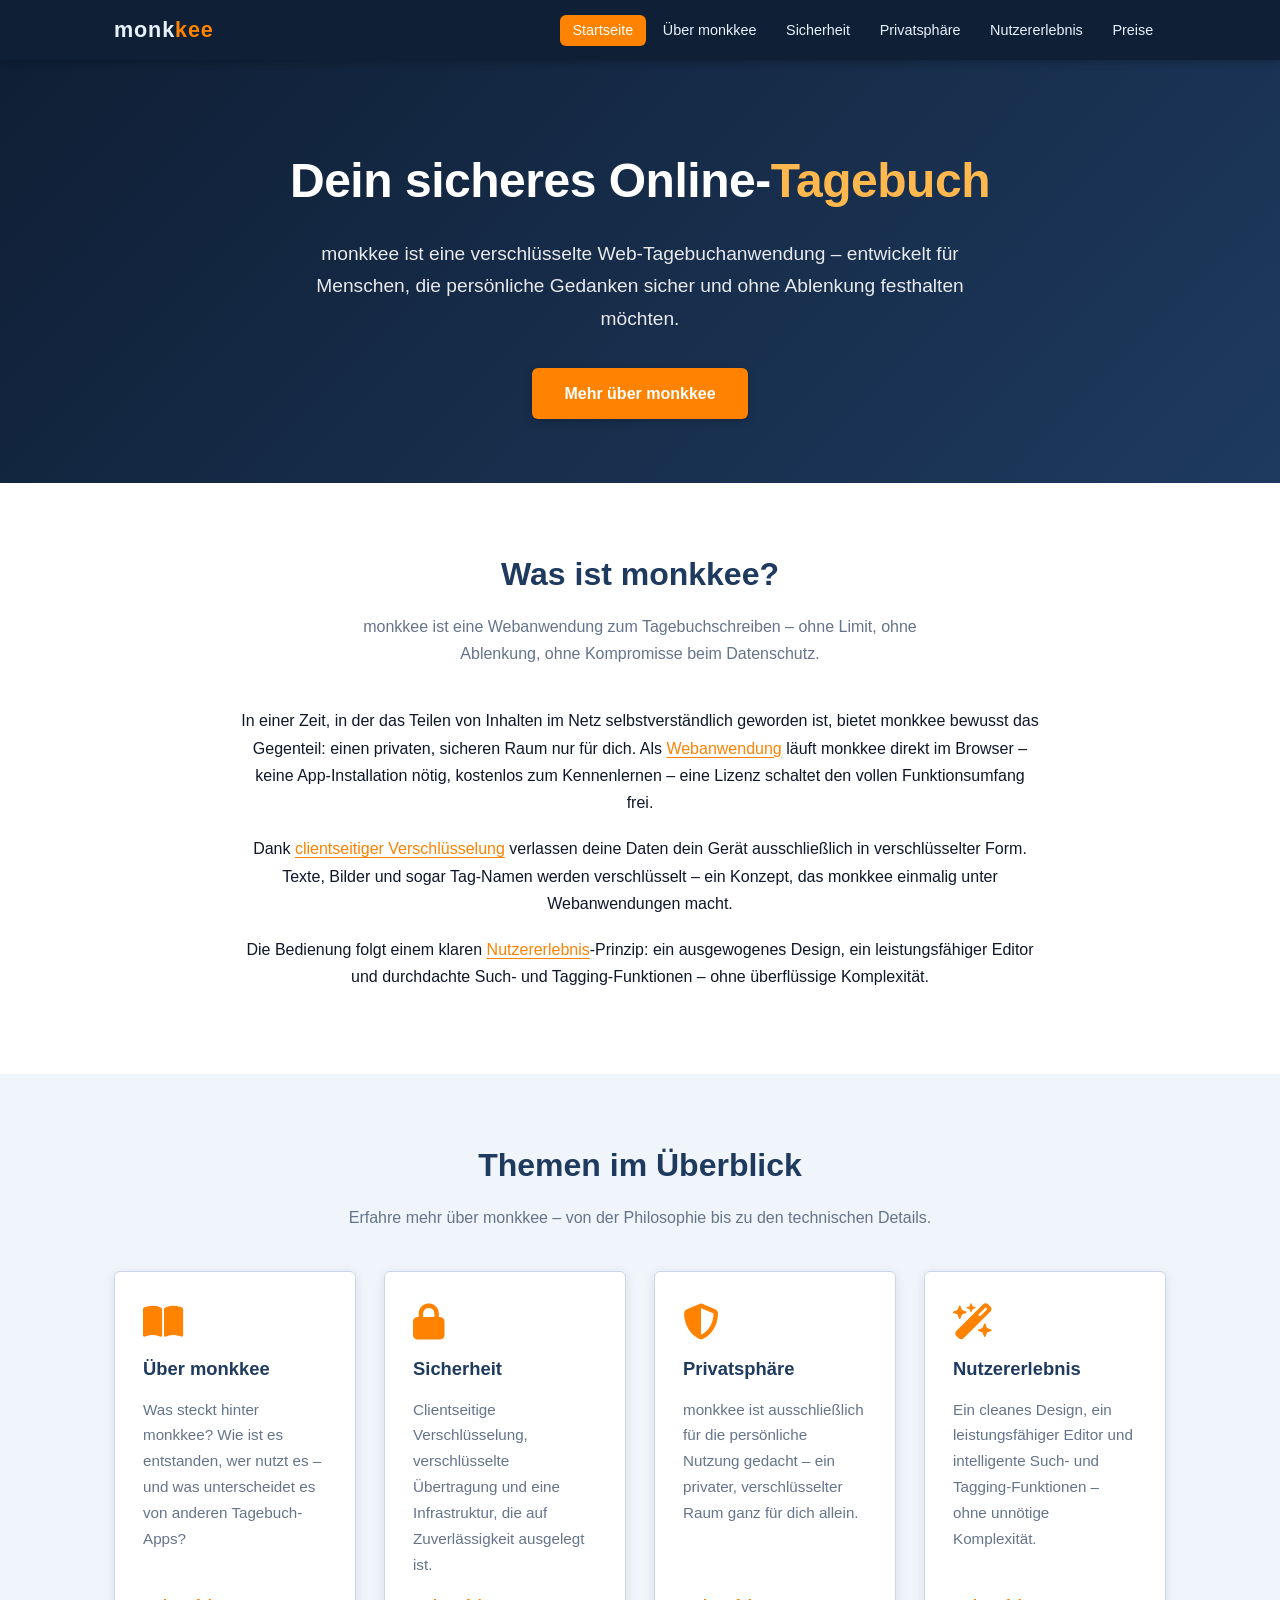
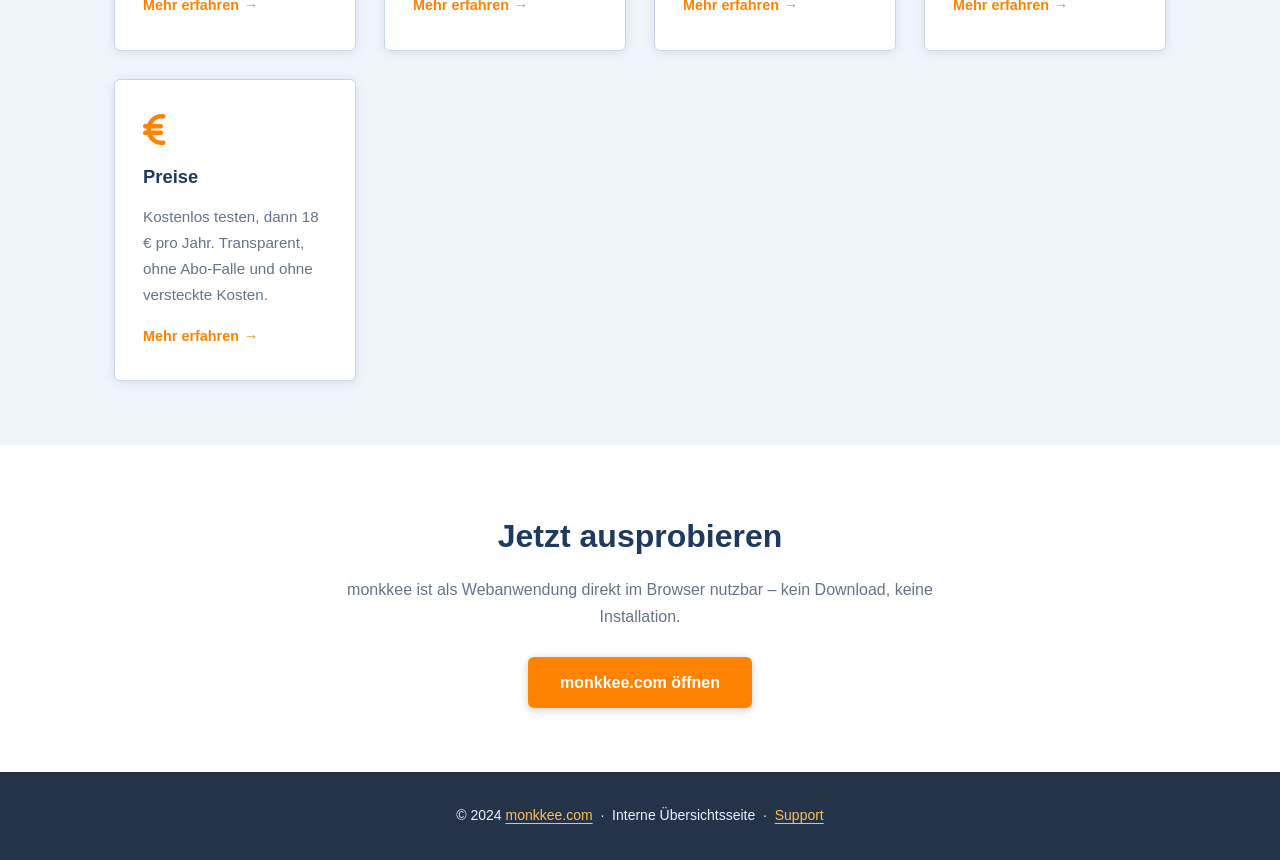
<file: index.html>
<!DOCTYPE html>
<html lang="de">
<head>
  <meta charset="UTF-8">
  <meta name="viewport" content="width=device-width, initial-scale=1.0">
  <title>monkkee – Dein sicheres Online-Tagebuch</title>
  <meta name="description" content="monkkee ist eine sichere, verschlüsselte Web-Tagebuchanwendung – einfach zu bedienen, fokussiert auf das Wesentliche.">
  <link rel="stylesheet" href="css/style.css">
  <link rel="stylesheet" href="https://cdnjs.cloudflare.com/ajax/libs/font-awesome/6.5.1/css/all.min.css" crossorigin="anonymous" referrerpolicy="no-referrer">
</head>
<body>

  <a href="#main" class="skip-link">Zum Inhalt springen</a>

  <!-- ── Header ── -->
  <header class="site-header" role="banner">
    <nav class="nav-inner" aria-label="Hauptnavigation">
      <a href="index.html" class="site-logo">monk<span>kee</span></a>

      <button class="nav-toggle" aria-expanded="false" aria-controls="main-nav" aria-label="Navigation öffnen">
        <svg width="24" height="24" viewBox="0 0 24 24" fill="none" stroke="currentColor" stroke-width="2" stroke-linecap="round">
          <line x1="3" y1="6"  x2="21" y2="6"/>
          <line x1="3" y1="12" x2="21" y2="12"/>
          <line x1="3" y1="18" x2="21" y2="18"/>
        </svg>
      </button>

      <ul class="nav-list" id="main-nav" role="list">
        <li><a href="index.html" aria-current="page">Startseite</a></li>
        <li><a href="ueber-monkkee.html">Über monkkee</a></li>
        <li><a href="sicherheit.html">Sicherheit</a></li>
        <li><a href="privatsphaere.html">Privatsphäre</a></li>
        <li><a href="nutzererlebnis.html">Nutzererlebnis</a></li>
        <li><a href="preise.html">Preise</a></li>
      </ul>
    </nav>
  </header>

  <!-- ── Hero ── -->
  <section class="hero" aria-labelledby="hero-heading">
    <h1 id="hero-heading">Dein sicheres Online-<em>Tagebuch</em></h1>
    <p>
      monkkee ist eine verschlüsselte Web-Tagebuchanwendung – entwickelt für Menschen,
      die persönliche Gedanken sicher und ohne Ablenkung festhalten möchten.
    </p>
    <a href="ueber-monkkee.html" class="btn-primary">Mehr über monkkee</a>
  </section>

  <!-- ── Intro ── -->
  <main id="main">
    <section class="section section--alt" aria-labelledby="intro-heading">
      <div class="container">
        <h2 class="section-title" id="intro-heading">Was ist monkkee?</h2>
        <p class="section-subtitle">
          monkkee ist eine Webanwendung zum Tagebuchschreiben –
          ohne Limit, ohne Ablenkung, ohne Kompromisse beim Datenschutz.
        </p>

        <div class="content-body text-center" style="max-width:800px;margin:0 auto;">
          <p>
            In einer Zeit, in der das Teilen von Inhalten im Netz selbstverständlich geworden ist,
            bietet monkkee bewusst das Gegenteil: einen privaten, sicheren Raum nur für dich.
            Als <a href="ueber-monkkee.html">Webanwendung</a> läuft monkkee direkt im Browser –
            keine App-Installation nötig, kostenlos zum Kennenlernen – eine Lizenz schaltet den vollen Funktionsumfang frei.
          </p>
          <p>
            Dank <a href="sicherheit.html">clientseitiger Verschlüsselung</a> verlassen deine Daten dein Gerät
            ausschließlich in verschlüsselter Form. Texte, Bilder und sogar Tag-Namen werden verschlüsselt –
            ein Konzept, das monkkee einmalig unter Webanwendungen macht.
          </p>
          <p>
            Die Bedienung folgt einem klaren <a href="nutzererlebnis.html">Nutzererlebnis</a>-Prinzip:
            ein ausgewogenes Design, ein leistungsfähiger Editor und durchdachte Such- und Tagging-Funktionen –
            ohne überflüssige Komplexität.
          </p>
        </div>
      </div>
    </section>

    <!-- ── Teaser-Grid ── -->
    <section class="section" aria-labelledby="topics-heading">
      <div class="container">
        <h2 class="section-title" id="topics-heading">Themen im Überblick</h2>
        <p class="section-subtitle">
          Erfahre mehr über monkkee – von der Philosophie bis zu den technischen Details.
        </p>

        <div class="teaser-grid">

          <a href="ueber-monkkee.html" class="teaser-card">
            <span class="teaser-icon" aria-hidden="true"><i class="fa-solid fa-book-open"></i></span>
            <h3>Über monkkee</h3>
            <p>
              Was steckt hinter monkkee? Wie ist es entstanden, wer nutzt es – und was
              unterscheidet es von anderen Tagebuch-Apps?
            </p>
            <span class="teaser-link">Mehr erfahren</span>
          </a>

          <a href="sicherheit.html" class="teaser-card">
            <span class="teaser-icon" aria-hidden="true"><i class="fa-solid fa-lock"></i></span>
            <h3>Sicherheit</h3>
            <p>
              Clientseitige Verschlüsselung, verschlüsselte Übertragung und eine Infrastruktur,
              die auf Zuverlässigkeit ausgelegt ist.
            </p>
            <span class="teaser-link">Mehr erfahren</span>
          </a>

          <a href="privatsphaere.html" class="teaser-card">
            <span class="teaser-icon" aria-hidden="true"><i class="fa-solid fa-shield-halved"></i></span>
            <h3>Privatsphäre</h3>
            <p>
              monkkee ist ausschließlich für die persönliche Nutzung gedacht –
              ein privater, verschlüsselter Raum ganz für dich allein.
            </p>
            <span class="teaser-link">Mehr erfahren</span>
          </a>

          <a href="nutzererlebnis.html" class="teaser-card">
            <span class="teaser-icon" aria-hidden="true"><i class="fa-solid fa-wand-magic-sparkles"></i></span>
            <h3>Nutzererlebnis</h3>
            <p>
              Ein cleanes Design, ein leistungsfähiger Editor und intelligente Such-
              und Tagging-Funktionen – ohne unnötige Komplexität.
            </p>
            <span class="teaser-link">Mehr erfahren</span>
          </a>

          <a href="preise.html" class="teaser-card">
            <span class="teaser-icon" aria-hidden="true"><i class="fa-solid fa-euro-sign"></i></span>
            <h3>Preise</h3>
            <p>
              Kostenlos testen, dann 18 € pro Jahr. Transparent,
              ohne Abo-Falle und ohne versteckte Kosten.
            </p>
            <span class="teaser-link">Mehr erfahren</span>
          </a>

        </div>
      </div>
    </section>

    <!-- ── CTA ── -->
    <section class="section section--alt" aria-labelledby="cta-heading">
      <div class="container text-center">
        <h2 class="section-title" id="cta-heading">Jetzt ausprobieren</h2>
        <p class="section-subtitle mb-0">
          monkkee ist als Webanwendung direkt im Browser nutzbar –
          kein Download, keine Installation.
        </p>
        <br>
        <a href="https://www.monkkee.com" class="btn-primary" target="_blank" rel="noopener noreferrer">
          monkkee.com öffnen
        </a>
      </div>
    </section>
  </main>

  <!-- ── Footer ── -->
  <footer class="site-footer" role="contentinfo">
    <p>
      &copy; 2024 <a href="https://www.monkkee.com" target="_blank" rel="noopener noreferrer">monkkee.com</a>
      &nbsp;·&nbsp; Interne Übersichtsseite &nbsp;·&nbsp;
      <a href="https://monkkee.hesk.com" target="_blank" rel="noopener noreferrer">Support</a>
    </p>
  </footer>

  <script>
    // Mobile-Navigation umschalten
    (function () {
      var btn = document.querySelector('.nav-toggle');
      var nav = document.getElementById('main-nav');
      if (!btn || !nav) return;
      btn.addEventListener('click', function () {
        var open = nav.classList.toggle('is-open');
        btn.setAttribute('aria-expanded', String(open));
        btn.setAttribute('aria-label', open ? 'Navigation schließen' : 'Navigation öffnen');
      });
    }());
  </script>

</body>
</html>
</file>
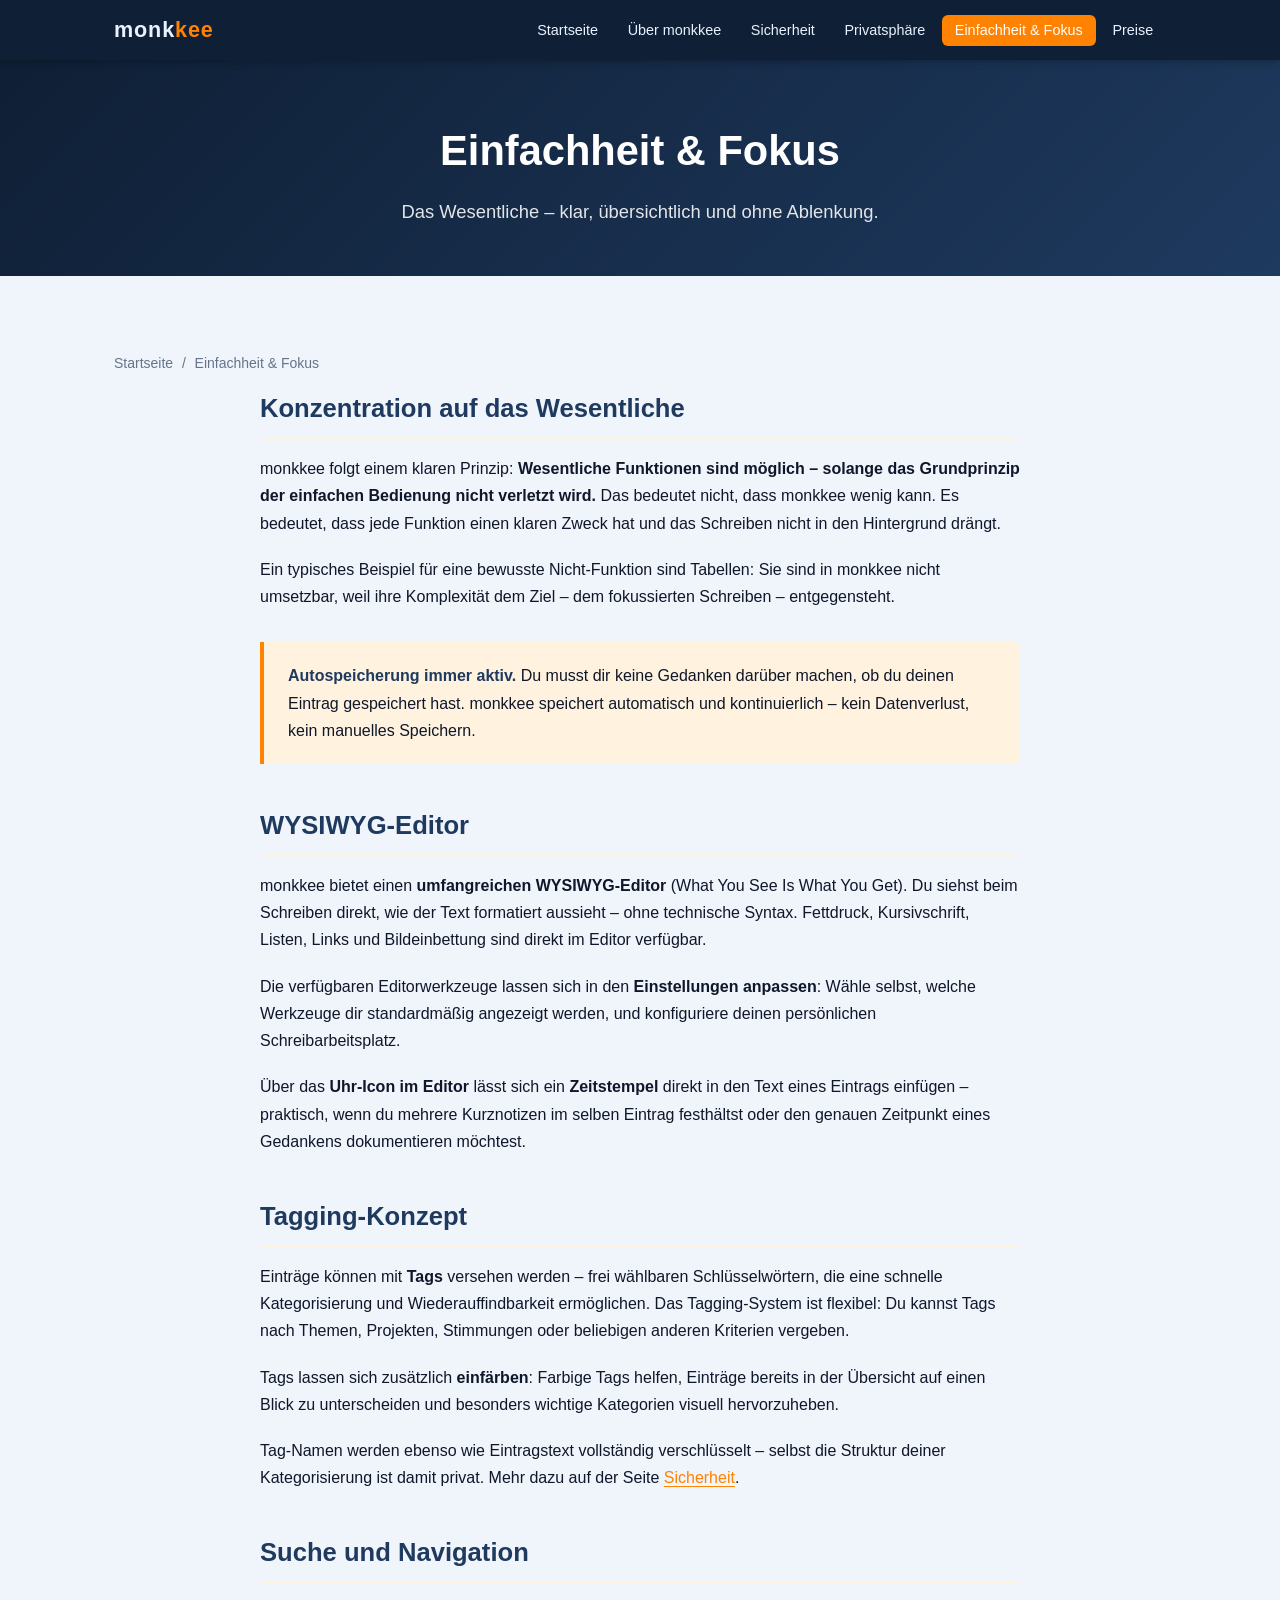
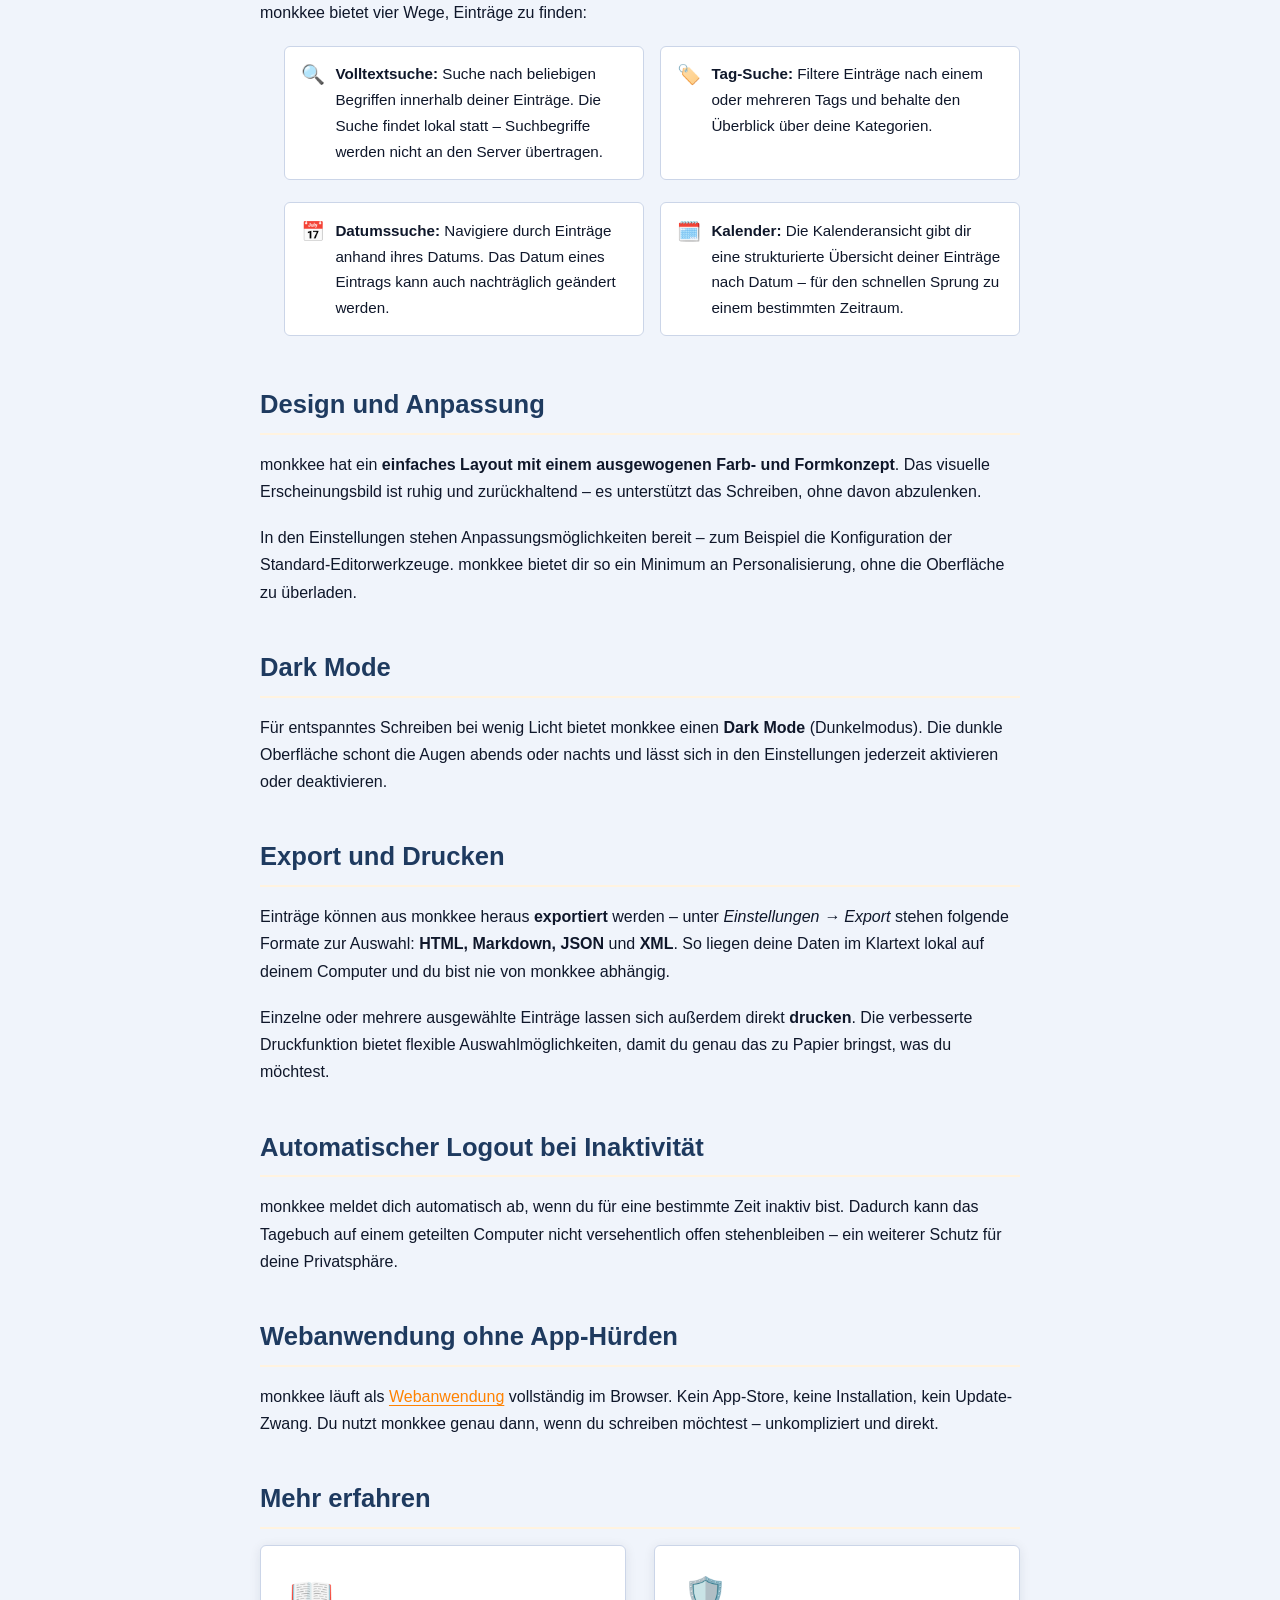
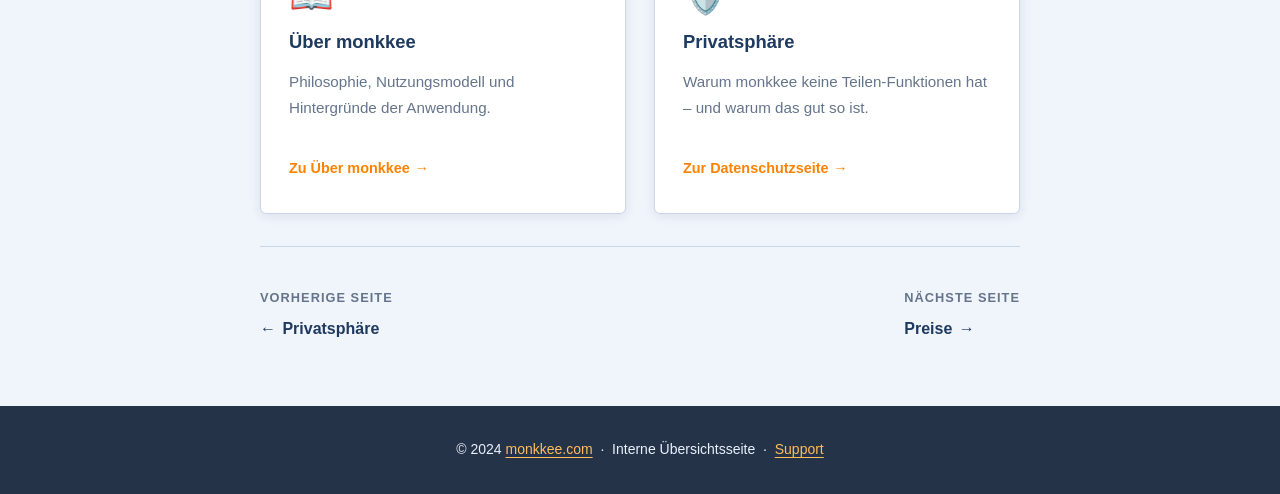
<file: einfachheit-und-fokus.html>
<!DOCTYPE html>
<html lang="de">
<head>
  <meta charset="UTF-8">
  <meta name="viewport" content="width=device-width, initial-scale=1.0">
  <title>Einfachheit &amp; Fokus – monkkee</title>
  <meta name="description" content="Editor, Tagging, Suche und Design bei monkkee: Wesentliche Funktionen, einfache Bedienung, ausgewogenes Farb- und Formkonzept.">
  <link rel="stylesheet" href="css/style.css">
</head>
<body>

  <a href="#main" class="skip-link">Zum Inhalt springen</a>

  <!-- ── Header ── -->
  <header class="site-header" role="banner">
    <nav class="nav-inner" aria-label="Hauptnavigation">
      <a href="index.html" class="site-logo">monk<span>kee</span></a>

      <button class="nav-toggle" aria-expanded="false" aria-controls="main-nav" aria-label="Navigation öffnen">
        <svg width="24" height="24" viewBox="0 0 24 24" fill="none" stroke="currentColor" stroke-width="2" stroke-linecap="round">
          <line x1="3" y1="6"  x2="21" y2="6"/>
          <line x1="3" y1="12" x2="21" y2="12"/>
          <line x1="3" y1="18" x2="21" y2="18"/>
        </svg>
      </button>

      <ul class="nav-list" id="main-nav" role="list">
        <li><a href="index.html">Startseite</a></li>
        <li><a href="ueber-monkkee.html">Über monkkee</a></li>
        <li><a href="sicherheit.html">Sicherheit</a></li>
        <li><a href="privatsphaere.html">Privatsphäre</a></li>
        <li><a href="einfachheit-und-fokus.html" aria-current="page">Einfachheit &amp; Fokus</a></li>
        <li><a href="preise.html">Preise</a></li>
      </ul>
    </nav>
  </header>

  <!-- ── Banner ── -->
  <div class="page-banner">
    <h1>Einfachheit &amp; Fokus</h1>
    <p class="lead">Das Wesentliche – klar, übersichtlich und ohne Ablenkung.</p>
  </div>

  <main id="main">
    <section class="section">
      <div class="container">

        <!-- Breadcrumb -->
        <nav class="breadcrumb" aria-label="Breadcrumb">
          <a href="index.html">Startseite</a>
          <span class="sep" aria-hidden="true"></span>
          <span aria-current="page">Einfachheit &amp; Fokus</span>
        </nav>

        <div class="content-body">

          <h2>Konzentration auf das Wesentliche</h2>
          <p>
            monkkee folgt einem klaren Prinzip: <strong>Wesentliche Funktionen sind
            möglich – solange das Grundprinzip der einfachen Bedienung nicht verletzt wird.</strong>
            Das bedeutet nicht, dass monkkee wenig kann. Es bedeutet, dass jede Funktion
            einen klaren Zweck hat und das Schreiben nicht in den Hintergrund drängt.
          </p>
          <p>
            Ein typisches Beispiel für eine bewusste Nicht-Funktion sind Tabellen:
            Sie sind in monkkee nicht umsetzbar, weil ihre Komplexität dem Ziel –
            dem fokussierten Schreiben – entgegensteht.
          </p>

          <div class="highlight-box">
            <p>
              <strong>Autospeicherung immer aktiv.</strong> Du musst dir keine Gedanken
              darüber machen, ob du deinen Eintrag gespeichert hast. monkkee speichert
              automatisch und kontinuierlich – kein Datenverlust, kein manuelles Speichern.
            </p>
          </div>

          <h2>WYSIWYG-Editor</h2>
          <p>
            monkkee bietet einen <strong>umfangreichen WYSIWYG-Editor</strong>
            (What You See Is What You Get). Du siehst beim Schreiben direkt,
            wie der Text formatiert aussieht – ohne technische Syntax.
            Fettdruck, Kursivschrift, Listen, Links und Bildeinbettung
            sind direkt im Editor verfügbar.
          </p>
          <p>
            Die verfügbaren Editorwerkzeuge lassen sich in den
            <strong>Einstellungen anpassen</strong>: Wähle selbst, welche
            Werkzeuge dir standardmäßig angezeigt werden, und konfiguriere
            deinen persönlichen Schreibarbeitsplatz.
          </p>
          <p>
            Über das <strong>Uhr-Icon im Editor</strong> lässt sich ein
            <strong>Zeitstempel</strong> direkt in den Text eines Eintrags einfügen –
            praktisch, wenn du mehrere Kurznotizen im selben Eintrag festhältst
            oder den genauen Zeitpunkt eines Gedankens dokumentieren möchtest.
          </p>

          <h2 id="tagging">Tagging-Konzept</h2>
          <p>
            Einträge können mit <strong>Tags</strong> versehen werden –
            frei wählbaren Schlüsselwörtern, die eine schnelle Kategorisierung
            und Wiederauffindbarkeit ermöglichen. Das Tagging-System ist flexibel:
            Du kannst Tags nach Themen, Projekten, Stimmungen oder beliebigen anderen
            Kriterien vergeben.
          </p>
          <p>
            Tags lassen sich zusätzlich <strong>einfärben</strong>: Farbige Tags helfen,
            Einträge bereits in der Übersicht auf einen Blick zu unterscheiden und
            besonders wichtige Kategorien visuell hervorzuheben.
          </p>
          <p>
            Tag-Namen werden ebenso wie Eintragstext vollständig verschlüsselt –
            selbst die Struktur deiner Kategorisierung ist damit privat.
            Mehr dazu auf der Seite <a href="sicherheit.html">Sicherheit</a>.
          </p>

          <h2 id="suche">Suche und Navigation</h2>
          <p>
            monkkee bietet vier Wege, Einträge zu finden:
          </p>

          <ul class="feature-list">
            <li>
              <span class="icon" aria-hidden="true">🔍</span>
              <span>
                <strong>Volltextsuche:</strong> Suche nach beliebigen Begriffen
                innerhalb deiner Einträge. Die Suche findet lokal statt –
                Suchbegriffe werden nicht an den Server übertragen.
              </span>
            </li>
            <li>
              <span class="icon" aria-hidden="true">🏷️</span>
              <span>
                <strong>Tag-Suche:</strong> Filtere Einträge nach einem oder
                mehreren Tags und behalte den Überblick über deine Kategorien.
              </span>
            </li>
            <li>
              <span class="icon" aria-hidden="true">📅</span>
              <span>
                <strong>Datumssuche:</strong> Navigiere durch Einträge anhand
                ihres Datums. Das Datum eines Eintrags kann auch nachträglich
                geändert werden.
              </span>
            </li>
            <li>
              <span class="icon" aria-hidden="true">🗓️</span>
              <span>
                <strong>Kalender:</strong> Die Kalenderansicht gibt dir eine
                strukturierte Übersicht deiner Einträge nach Datum –
                für den schnellen Sprung zu einem bestimmten Zeitraum.
              </span>
            </li>
          </ul>

          <h2>Design und Anpassung</h2>
          <p>
            monkkee hat ein <strong>einfaches Layout mit einem ausgewogenen
            Farb- und Formkonzept</strong>. Das visuelle Erscheinungsbild ist
            ruhig und zurückhaltend – es unterstützt das Schreiben, ohne davon abzulenken.
          </p>
          <p>
            In den Einstellungen stehen Anpassungsmöglichkeiten bereit – zum Beispiel
            die Konfiguration der Standard-Editorwerkzeuge. monkkee bietet dir so
            ein Minimum an Personalisierung, ohne die Oberfläche zu überladen.
          </p>

          <h2>Dark Mode</h2>
          <p>
            Für entspanntes Schreiben bei wenig Licht bietet monkkee einen
            <strong>Dark Mode</strong> (Dunkelmodus). Die dunkle Oberfläche
            schont die Augen abends oder nachts und lässt sich in den Einstellungen
            jederzeit aktivieren oder deaktivieren.
          </p>

          <h2>Export und Drucken</h2>
          <p>
            Einträge können aus monkkee heraus <strong>exportiert</strong> werden –
            unter <em>Einstellungen → Export</em> stehen folgende Formate zur Auswahl:
            <strong>HTML, Markdown, JSON</strong> und <strong>XML</strong>.
            So liegen deine Daten im Klartext lokal auf deinem Computer und du bist
            nie von monkkee abhängig.
          </p>
          <p>
            Einzelne oder mehrere ausgewählte Einträge lassen sich außerdem direkt
            <strong>drucken</strong>. Die verbesserte Druckfunktion bietet
            flexible Auswahlmöglichkeiten, damit du genau das zu Papier bringst,
            was du möchtest.
          </p>

          <h2>Automatischer Logout bei Inaktivität</h2>
          <p>
            monkkee meldet dich automatisch ab, wenn du für eine bestimmte Zeit
            inaktiv bist. Dadurch kann das Tagebuch auf einem geteilten Computer
            nicht versehentlich offen stehenbleiben – ein weiterer Schutz für
            deine Privatsphäre.
          </p>

          <h2>Webanwendung ohne App-Hürden</h2>
          <p>
            monkkee läuft als <a href="ueber-monkkee.html">Webanwendung</a> vollständig
            im Browser. Kein App-Store, keine Installation, kein Update-Zwang.
            Du nutzt monkkee genau dann, wenn du schreiben möchtest – unkompliziert und direkt.
          </p>

          <!-- Teaser zu anderen Seiten -->
          <h2>Mehr erfahren</h2>
          <div class="teaser-grid">
            <a href="ueber-monkkee.html" class="teaser-card">
              <span class="teaser-icon" aria-hidden="true">📖</span>
              <h3>Über monkkee</h3>
              <p>Philosophie, Nutzungsmodell und Hintergründe der Anwendung.</p>
              <span class="teaser-link">Zu Über monkkee</span>
            </a>
            <a href="privatsphaere.html" class="teaser-card">
              <span class="teaser-icon" aria-hidden="true">🛡️</span>
              <h3>Privatsphäre</h3>
              <p>Warum monkkee keine Teilen-Funktionen hat – und warum das gut so ist.</p>
              <span class="teaser-link">Zur Datenschutzseite</span>
            </a>
          </div>

          <!-- Seiten-Navigation -->
          <nav class="page-nav" aria-label="Weitere Seiten">
            <div class="page-nav-section prev">
              <h4>Vorherige Seite</h4>
              <a href="privatsphaere.html">Privatsphäre</a>
            </div>
            <div class="page-nav-section next">
              <h4>Nächste Seite</h4>
              <a href="preise.html">Preise</a>
            </div>
          </nav>

        </div>
      </div>
    </section>
  </main>

  <!-- ── Footer ── -->
  <footer class="site-footer" role="contentinfo">
    <p>
      &copy; 2024 <a href="https://www.monkkee.com" target="_blank" rel="noopener noreferrer">monkkee.com</a>
      &nbsp;·&nbsp; Interne Übersichtsseite &nbsp;·&nbsp;
      <a href="https://monkkee.hesk.com" target="_blank" rel="noopener noreferrer">Support</a>
    </p>
  </footer>

  <script>
    (function () {
      var btn = document.querySelector('.nav-toggle');
      var nav = document.getElementById('main-nav');
      if (!btn || !nav) return;
      btn.addEventListener('click', function () {
        var open = nav.classList.toggle('is-open');
        btn.setAttribute('aria-expanded', String(open));
        btn.setAttribute('aria-label', open ? 'Navigation schließen' : 'Navigation öffnen');
      });
    }());
  </script>

</body>
</html>
</file>
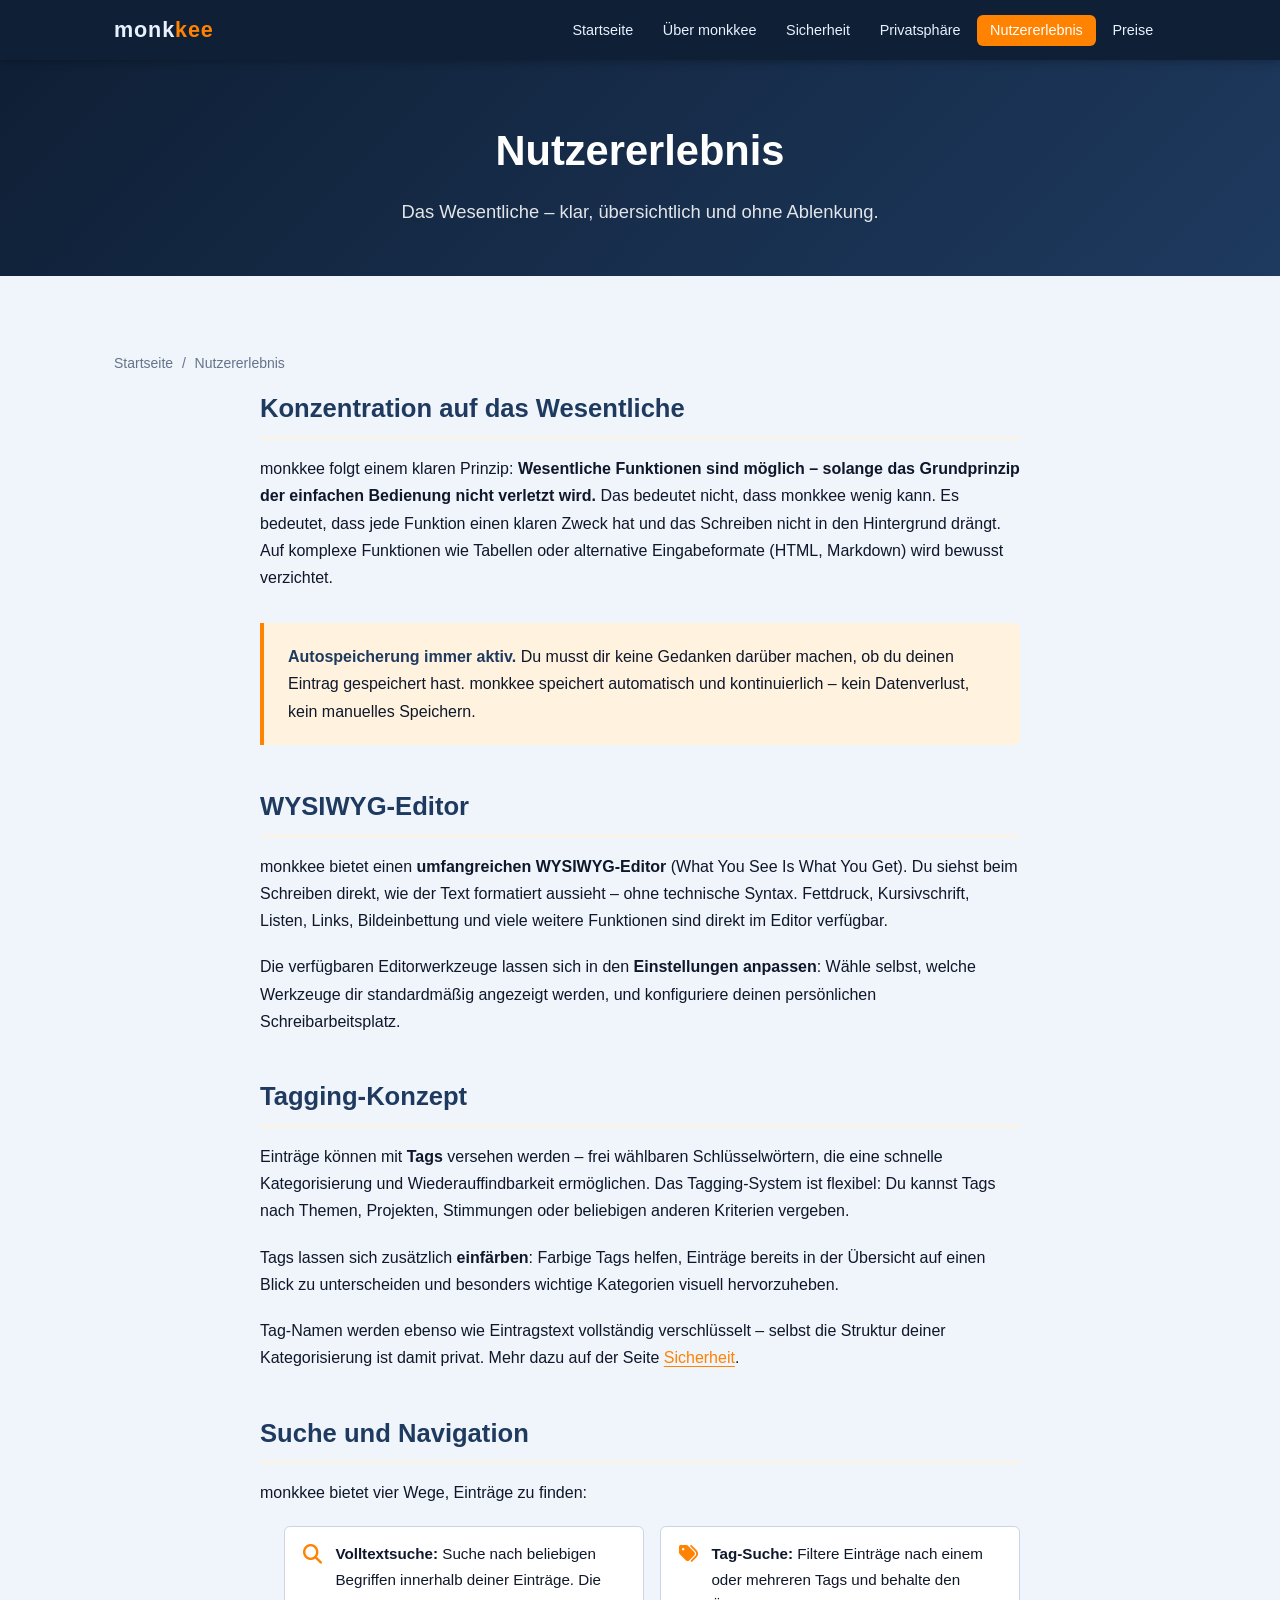
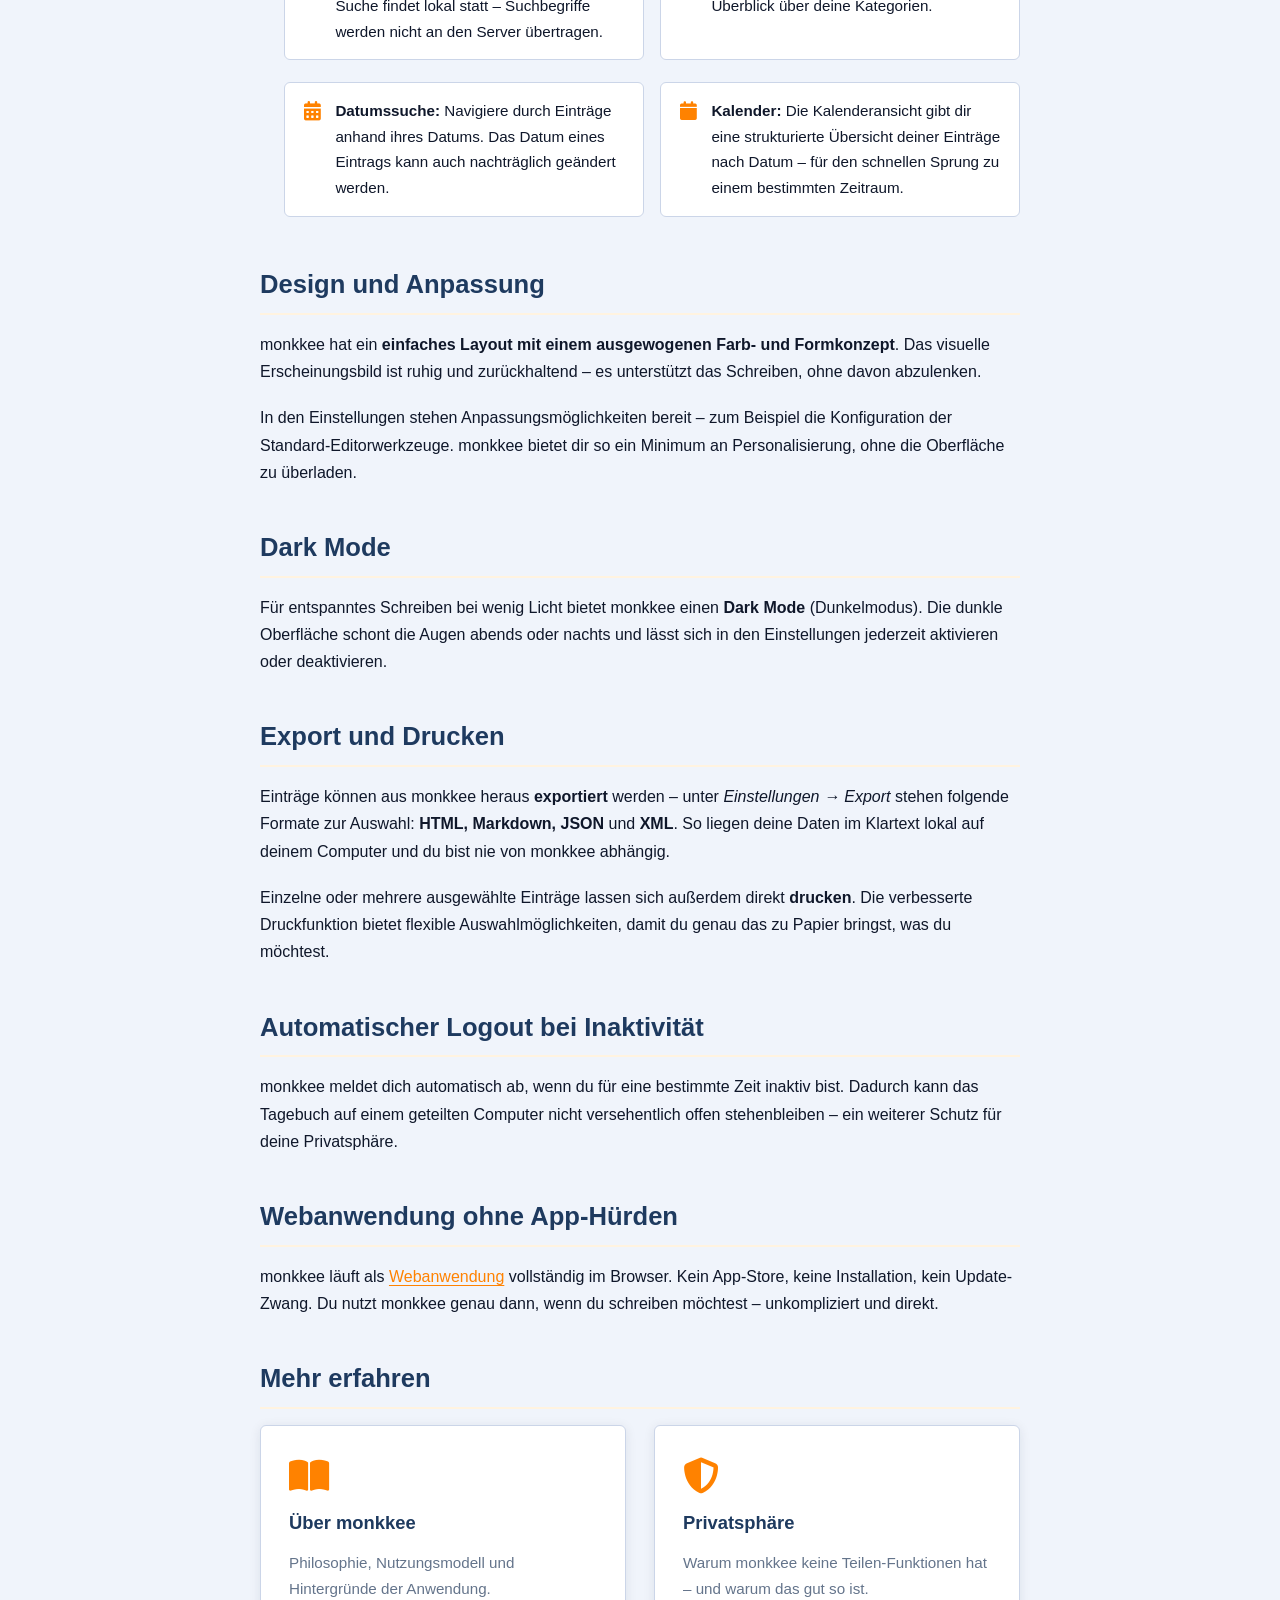
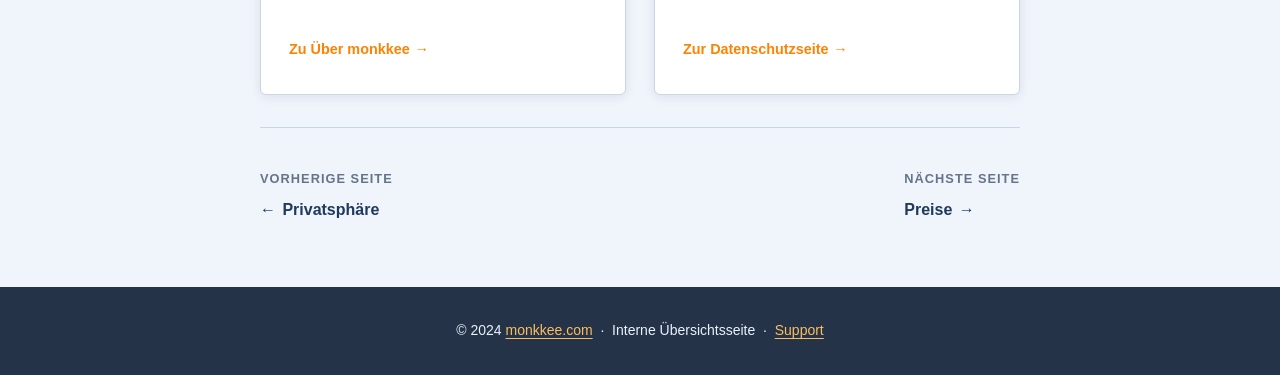
<file: nutzererlebnis.html>
<!DOCTYPE html>
<html lang="de">
<head>
  <meta charset="UTF-8">
  <meta name="viewport" content="width=device-width, initial-scale=1.0">
  <title>Nutzererlebnis – monkkee</title>
  <meta name="description" content="Editor, Tagging, Suche und Design bei monkkee: Wesentliche Funktionen, einfache Bedienung, ausgewogenes Farb- und Formkonzept.">
  <link rel="stylesheet" href="css/style.css">
  <link rel="stylesheet" href="https://cdnjs.cloudflare.com/ajax/libs/font-awesome/6.5.1/css/all.min.css" crossorigin="anonymous" referrerpolicy="no-referrer">
</head>
<body>

  <a href="#main" class="skip-link">Zum Inhalt springen</a>

  <!-- ── Header ── -->
  <header class="site-header" role="banner">
    <nav class="nav-inner" aria-label="Hauptnavigation">
      <a href="index.html" class="site-logo">monk<span>kee</span></a>

      <button class="nav-toggle" aria-expanded="false" aria-controls="main-nav" aria-label="Navigation öffnen">
        <svg width="24" height="24" viewBox="0 0 24 24" fill="none" stroke="currentColor" stroke-width="2" stroke-linecap="round">
          <line x1="3" y1="6"  x2="21" y2="6"/>
          <line x1="3" y1="12" x2="21" y2="12"/>
          <line x1="3" y1="18" x2="21" y2="18"/>
        </svg>
      </button>

      <ul class="nav-list" id="main-nav" role="list">
        <li><a href="index.html">Startseite</a></li>
        <li><a href="ueber-monkkee.html">Über monkkee</a></li>
        <li><a href="sicherheit.html">Sicherheit</a></li>
        <li><a href="privatsphaere.html">Privatsphäre</a></li>
        <li><a href="nutzererlebnis.html" aria-current="page">Nutzererlebnis</a></li>
        <li><a href="preise.html">Preise</a></li>
      </ul>
    </nav>
  </header>

  <!-- ── Banner ── -->
  <div class="page-banner">
    <h1>Nutzererlebnis</h1>
    <p class="lead">Das Wesentliche – klar, übersichtlich und ohne Ablenkung.</p>
  </div>

  <main id="main">
    <section class="section">
      <div class="container">

        <!-- Breadcrumb -->
        <nav class="breadcrumb" aria-label="Breadcrumb">
          <a href="index.html">Startseite</a>
          <span class="sep" aria-hidden="true"></span>
          <span aria-current="page">Nutzererlebnis</span>
        </nav>

        <div class="content-body">

          <h2>Konzentration auf das Wesentliche</h2>
          <p>
            monkkee folgt einem klaren Prinzip: <strong>Wesentliche Funktionen sind
            möglich – solange das Grundprinzip der einfachen Bedienung nicht verletzt wird.</strong>
            Das bedeutet nicht, dass monkkee wenig kann. Es bedeutet, dass jede Funktion
            einen klaren Zweck hat und das Schreiben nicht in den Hintergrund drängt.
            Auf komplexe Funktionen wie Tabellen oder alternative Eingabeformate
            (HTML, Markdown) wird bewusst verzichtet.
          </p>

          <div class="highlight-box">
            <p>
              <strong>Autospeicherung immer aktiv.</strong> Du musst dir keine Gedanken
              darüber machen, ob du deinen Eintrag gespeichert hast. monkkee speichert
              automatisch und kontinuierlich – kein Datenverlust, kein manuelles Speichern.
            </p>
          </div>

          <h2>WYSIWYG-Editor</h2>
          <p>
            monkkee bietet einen <strong>umfangreichen WYSIWYG-Editor</strong>
            (What You See Is What You Get). Du siehst beim Schreiben direkt,
            wie der Text formatiert aussieht – ohne technische Syntax.
            Fettdruck, Kursivschrift, Listen, Links, Bildeinbettung
            und viele weitere Funktionen
            sind direkt im Editor verfügbar.
          </p>
          <p>
            Die verfügbaren Editorwerkzeuge lassen sich in den
            <strong>Einstellungen anpassen</strong>: Wähle selbst, welche
            Werkzeuge dir standardmäßig angezeigt werden, und konfiguriere
            deinen persönlichen Schreibarbeitsplatz.
          </p>

          <h2 id="tagging">Tagging-Konzept</h2>
          <p>
            Einträge können mit <strong>Tags</strong> versehen werden –
            frei wählbaren Schlüsselwörtern, die eine schnelle Kategorisierung
            und Wiederauffindbarkeit ermöglichen. Das Tagging-System ist flexibel:
            Du kannst Tags nach Themen, Projekten, Stimmungen oder beliebigen anderen
            Kriterien vergeben.
          </p>
          <p>
            Tags lassen sich zusätzlich <strong>einfärben</strong>: Farbige Tags helfen,
            Einträge bereits in der Übersicht auf einen Blick zu unterscheiden und
            besonders wichtige Kategorien visuell hervorzuheben.
          </p>
          <p>
            Tag-Namen werden ebenso wie Eintragstext vollständig verschlüsselt –
            selbst die Struktur deiner Kategorisierung ist damit privat.
            Mehr dazu auf der Seite <a href="sicherheit.html">Sicherheit</a>.
          </p>

          <h2 id="suche">Suche und Navigation</h2>
          <p>
            monkkee bietet vier Wege, Einträge zu finden:
          </p>

          <ul class="feature-list">
            <li>
              <span class="icon" aria-hidden="true"><i class="fa-solid fa-magnifying-glass"></i></span>
              <span>
                <strong>Volltextsuche:</strong> Suche nach beliebigen Begriffen
                innerhalb deiner Einträge. Die Suche findet lokal statt –
                Suchbegriffe werden nicht an den Server übertragen.
              </span>
            </li>
            <li>
              <span class="icon" aria-hidden="true"><i class="fa-solid fa-tags"></i></span>
              <span>
                <strong>Tag-Suche:</strong> Filtere Einträge nach einem oder
                mehreren Tags und behalte den Überblick über deine Kategorien.
              </span>
            </li>
            <li>
              <span class="icon" aria-hidden="true"><i class="fa-solid fa-calendar-days"></i></span>
              <span>
                <strong>Datumssuche:</strong> Navigiere durch Einträge anhand
                ihres Datums. Das Datum eines Eintrags kann auch nachträglich
                geändert werden.
              </span>
            </li>
            <li>
              <span class="icon" aria-hidden="true"><i class="fa-solid fa-calendar"></i></span>
              <span>
                <strong>Kalender:</strong> Die Kalenderansicht gibt dir eine
                strukturierte Übersicht deiner Einträge nach Datum –
                für den schnellen Sprung zu einem bestimmten Zeitraum.
              </span>
            </li>
          </ul>

          <h2>Design und Anpassung</h2>
          <p>
            monkkee hat ein <strong>einfaches Layout mit einem ausgewogenen
            Farb- und Formkonzept</strong>. Das visuelle Erscheinungsbild ist
            ruhig und zurückhaltend – es unterstützt das Schreiben, ohne davon abzulenken.
          </p>
          <p>
            In den Einstellungen stehen Anpassungsmöglichkeiten bereit – zum Beispiel
            die Konfiguration der Standard-Editorwerkzeuge. monkkee bietet dir so
            ein Minimum an Personalisierung, ohne die Oberfläche zu überladen.
          </p>

          <h2>Dark Mode</h2>
          <p>
            Für entspanntes Schreiben bei wenig Licht bietet monkkee einen
            <strong>Dark Mode</strong> (Dunkelmodus). Die dunkle Oberfläche
            schont die Augen abends oder nachts und lässt sich in den Einstellungen
            jederzeit aktivieren oder deaktivieren.
          </p>

          <h2>Export und Drucken</h2>
          <p>
            Einträge können aus monkkee heraus <strong>exportiert</strong> werden –
            unter <em>Einstellungen → Export</em> stehen folgende Formate zur Auswahl:
            <strong>HTML, Markdown, JSON</strong> und <strong>XML</strong>.
            So liegen deine Daten im Klartext lokal auf deinem Computer und du bist
            nie von monkkee abhängig.
          </p>
          <p>
            Einzelne oder mehrere ausgewählte Einträge lassen sich außerdem direkt
            <strong>drucken</strong>. Die verbesserte Druckfunktion bietet
            flexible Auswahlmöglichkeiten, damit du genau das zu Papier bringst,
            was du möchtest.
          </p>

          <h2>Automatischer Logout bei Inaktivität</h2>
          <p>
            monkkee meldet dich automatisch ab, wenn du für eine bestimmte Zeit
            inaktiv bist. Dadurch kann das Tagebuch auf einem geteilten Computer
            nicht versehentlich offen stehenbleiben – ein weiterer Schutz für
            deine Privatsphäre.
          </p>

          <h2>Webanwendung ohne App-Hürden</h2>
          <p>
            monkkee läuft als <a href="ueber-monkkee.html">Webanwendung</a> vollständig
            im Browser. Kein App-Store, keine Installation, kein Update-Zwang.
            Du nutzt monkkee genau dann, wenn du schreiben möchtest – unkompliziert und direkt.
          </p>

          <!-- Teaser zu anderen Seiten -->
          <h2>Mehr erfahren</h2>
          <div class="teaser-grid">
            <a href="ueber-monkkee.html" class="teaser-card">
              <span class="teaser-icon" aria-hidden="true"><i class="fa-solid fa-book-open"></i></span>
              <h3>Über monkkee</h3>
              <p>Philosophie, Nutzungsmodell und Hintergründe der Anwendung.</p>
              <span class="teaser-link">Zu Über monkkee</span>
            </a>
            <a href="privatsphaere.html" class="teaser-card">
              <span class="teaser-icon" aria-hidden="true"><i class="fa-solid fa-shield-halved"></i></span>
              <h3>Privatsphäre</h3>
              <p>Warum monkkee keine Teilen-Funktionen hat – und warum das gut so ist.</p>
              <span class="teaser-link">Zur Datenschutzseite</span>
            </a>
          </div>

          <!-- Seiten-Navigation -->
          <nav class="page-nav" aria-label="Weitere Seiten">
            <div class="page-nav-section prev">
              <h4>Vorherige Seite</h4>
              <a href="privatsphaere.html">Privatsphäre</a>
            </div>
            <div class="page-nav-section next">
              <h4>Nächste Seite</h4>
              <a href="preise.html">Preise</a>
            </div>
          </nav>

        </div>
      </div>
    </section>
  </main>

  <!-- ── Footer ── -->
  <footer class="site-footer" role="contentinfo">
    <p>
      &copy; 2024 <a href="https://www.monkkee.com" target="_blank" rel="noopener noreferrer">monkkee.com</a>
      &nbsp;·&nbsp; Interne Übersichtsseite &nbsp;·&nbsp;
      <a href="https://monkkee.hesk.com" target="_blank" rel="noopener noreferrer">Support</a>
    </p>
  </footer>

  <script>
    (function () {
      var btn = document.querySelector('.nav-toggle');
      var nav = document.getElementById('main-nav');
      if (!btn || !nav) return;
      btn.addEventListener('click', function () {
        var open = nav.classList.toggle('is-open');
        btn.setAttribute('aria-expanded', String(open));
        btn.setAttribute('aria-label', open ? 'Navigation schließen' : 'Navigation öffnen');
      });
    }());
  </script>

</body>
</html>
</file>
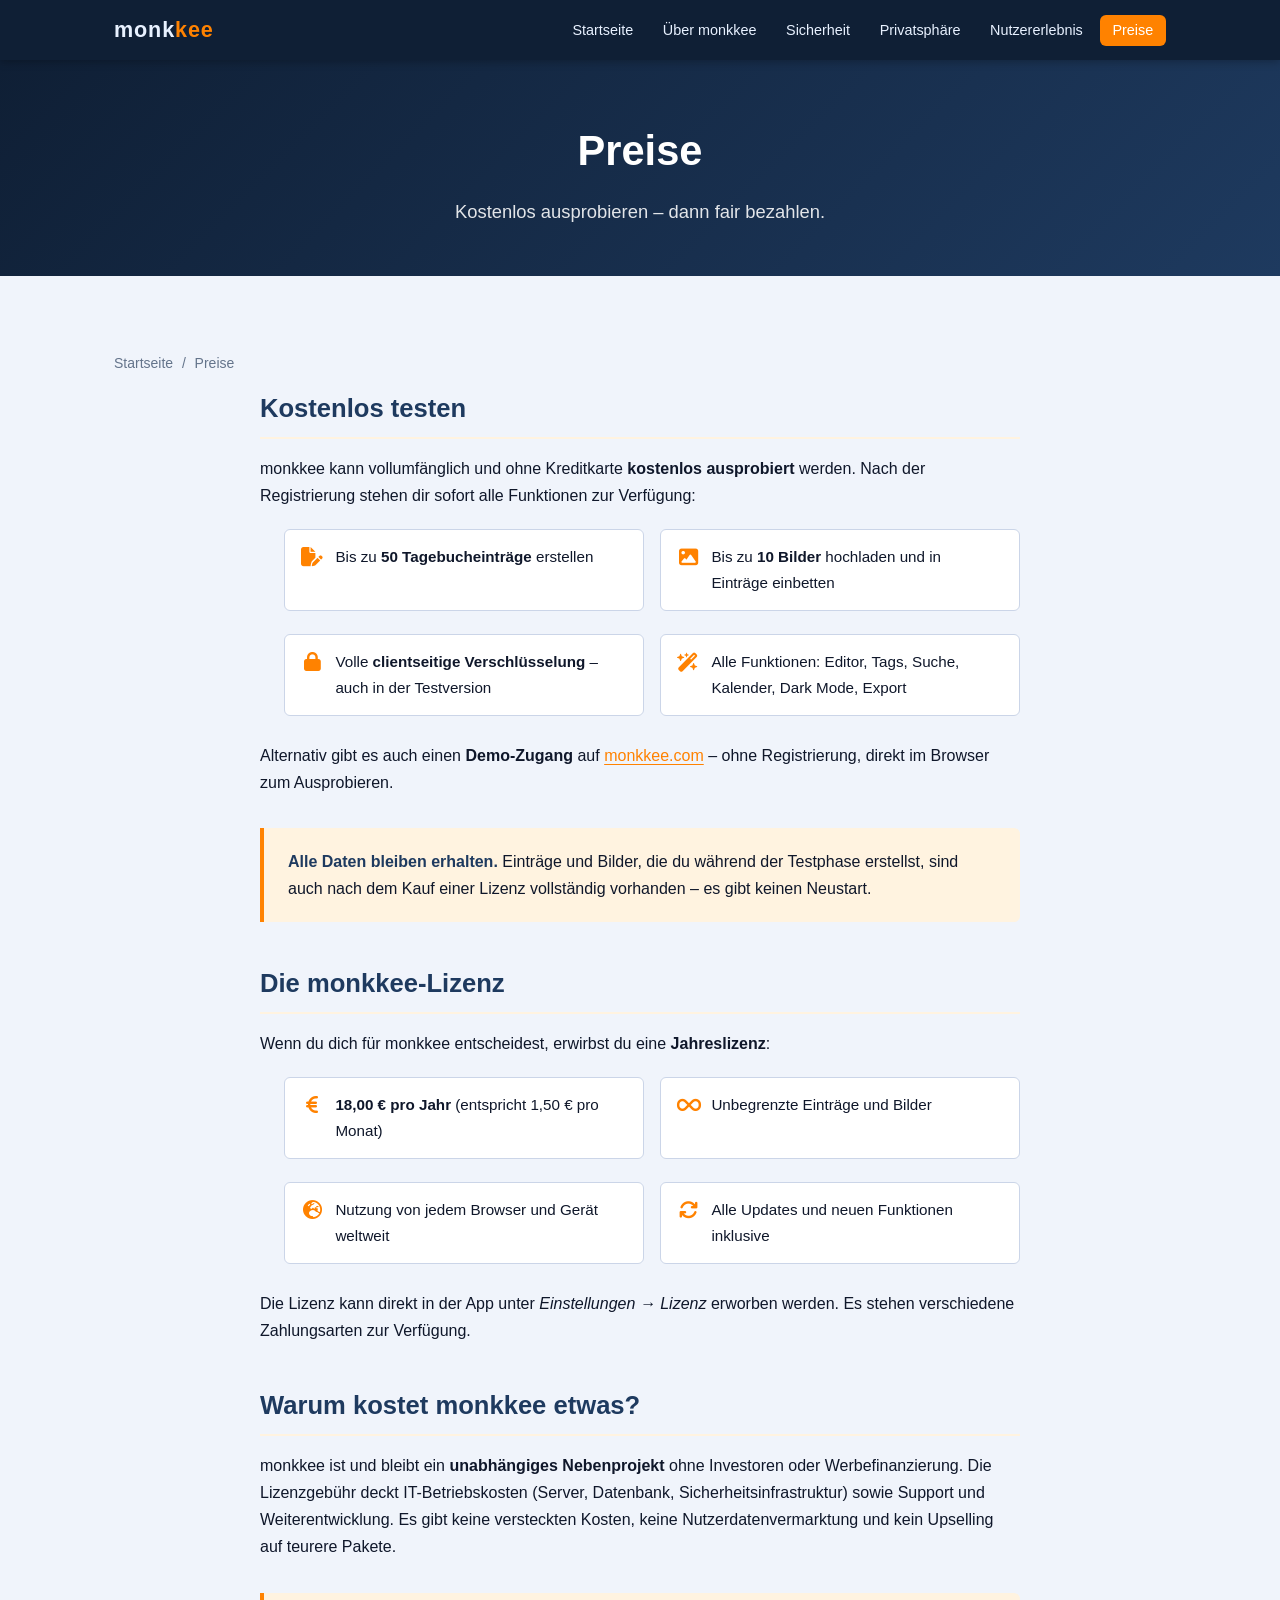
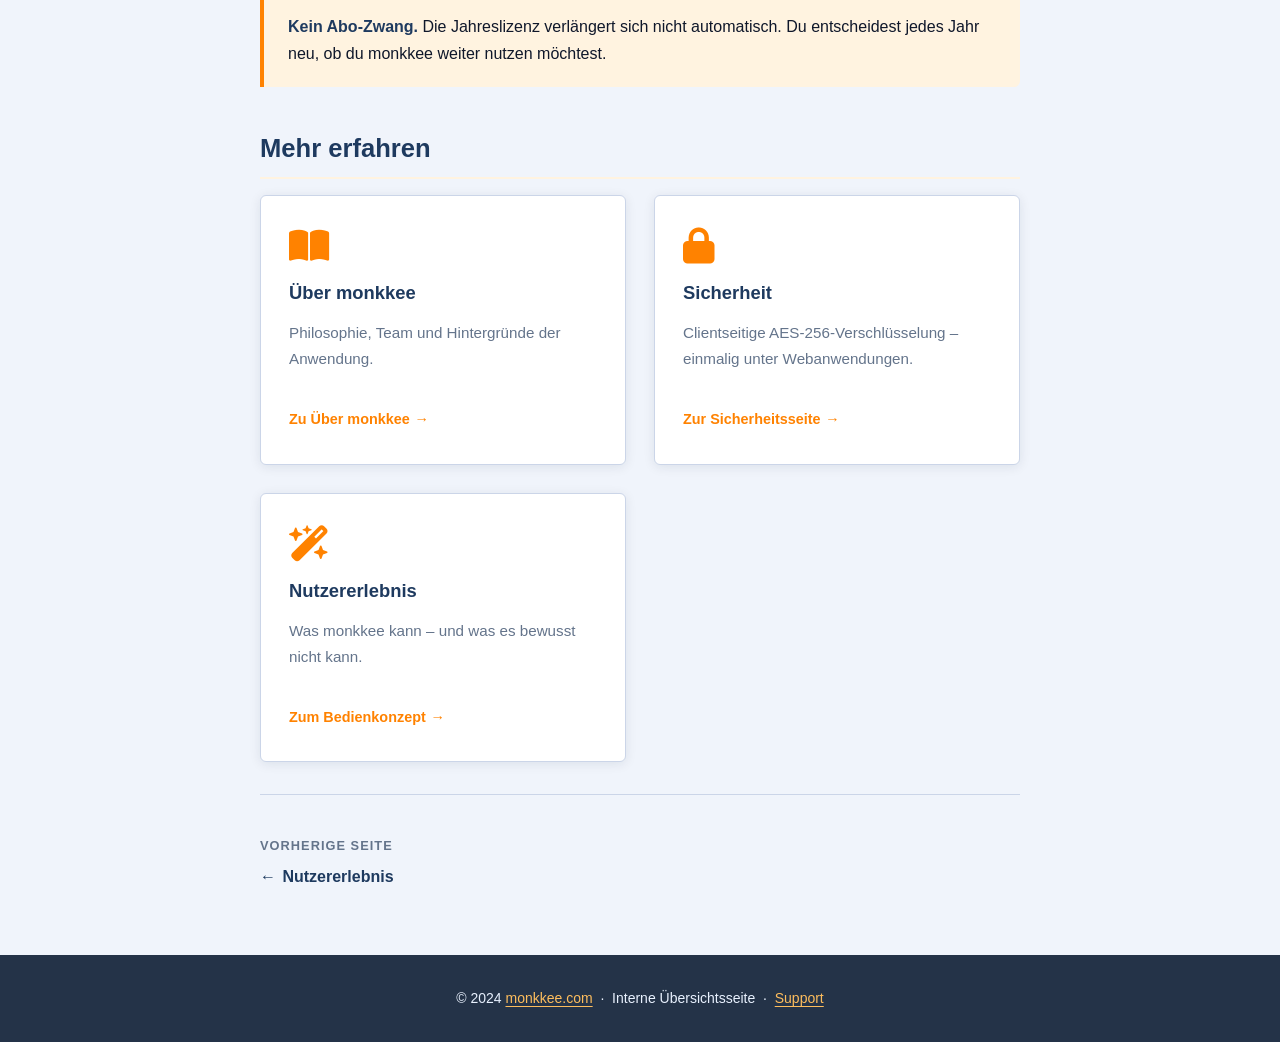
<file: preise.html>
<!DOCTYPE html>
<html lang="de">
<head>
  <meta charset="UTF-8">
  <meta name="viewport" content="width=device-width, initial-scale=1.0">
  <title>Preise – monkkee</title>
  <meta name="description" content="monkkee kostenlos testen: 50 Einträge und 10 Bilder gratis. Danach 18 € pro Jahr – transparent, ohne versteckte Kosten.">
  <link rel="stylesheet" href="css/style.css">
  <link rel="stylesheet" href="https://cdnjs.cloudflare.com/ajax/libs/font-awesome/6.5.1/css/all.min.css" crossorigin="anonymous" referrerpolicy="no-referrer">
</head>
<body>

  <a href="#main" class="skip-link">Zum Inhalt springen</a>

  <!-- ── Header ── -->
  <header class="site-header" role="banner">
    <nav class="nav-inner" aria-label="Hauptnavigation">
      <a href="index.html" class="site-logo">monk<span>kee</span></a>

      <button class="nav-toggle" aria-expanded="false" aria-controls="main-nav" aria-label="Navigation öffnen">
        <svg width="24" height="24" viewBox="0 0 24 24" fill="none" stroke="currentColor" stroke-width="2" stroke-linecap="round">
          <line x1="3" y1="6"  x2="21" y2="6"/>
          <line x1="3" y1="12" x2="21" y2="12"/>
          <line x1="3" y1="18" x2="21" y2="18"/>
        </svg>
      </button>

      <ul class="nav-list" id="main-nav" role="list">
        <li><a href="index.html">Startseite</a></li>
        <li><a href="ueber-monkkee.html">Über monkkee</a></li>
        <li><a href="sicherheit.html">Sicherheit</a></li>
        <li><a href="privatsphaere.html">Privatsphäre</a></li>
        <li><a href="nutzererlebnis.html">Nutzererlebnis</a></li>
        <li><a href="preise.html" aria-current="page">Preise</a></li>
      </ul>
    </nav>
  </header>

  <!-- ── Banner ── -->
  <div class="page-banner">
    <h1>Preise</h1>
    <p class="lead">Kostenlos ausprobieren – dann fair bezahlen.</p>
  </div>

  <main id="main">
    <section class="section">
      <div class="container">

        <!-- Breadcrumb -->
        <nav class="breadcrumb" aria-label="Breadcrumb">
          <a href="index.html">Startseite</a>
          <span class="sep" aria-hidden="true"></span>
          <span aria-current="page">Preise</span>
        </nav>

        <div class="content-body">

          <h2>Kostenlos testen</h2>
          <p>
            monkkee kann vollumfänglich und ohne Kreditkarte
            <strong>kostenlos ausprobiert</strong> werden. Nach der Registrierung
            stehen dir sofort alle Funktionen zur Verfügung:
          </p>

          <ul class="feature-list">
            <li>
              <span class="icon" aria-hidden="true"><i class="fa-solid fa-file-pen"></i></span>
              <span>Bis zu <strong>50 Tagebucheinträge</strong> erstellen</span>
            </li>
            <li>
              <span class="icon" aria-hidden="true"><i class="fa-solid fa-image"></i></span>
              <span>Bis zu <strong>10 Bilder</strong> hochladen und in Einträge einbetten</span>
            </li>
            <li>
              <span class="icon" aria-hidden="true"><i class="fa-solid fa-lock"></i></span>
              <span>Volle <strong>clientseitige Verschlüsselung</strong> – auch in der Testversion</span>
            </li>
            <li>
              <span class="icon" aria-hidden="true"><i class="fa-solid fa-wand-magic-sparkles"></i></span>
              <span>Alle Funktionen: Editor, Tags, Suche, Kalender, Dark Mode, Export</span>
            </li>
          </ul>

          <p>
            Alternativ gibt es auch einen <strong>Demo-Zugang</strong> auf
            <a href="https://www.monkkee.com" target="_blank" rel="noopener noreferrer">monkkee.com</a> –
            ohne Registrierung, direkt im Browser zum Ausprobieren.
          </p>

          <div class="highlight-box">
            <p>
              <strong>Alle Daten bleiben erhalten.</strong> Einträge und Bilder,
              die du während der Testphase erstellst, sind auch nach dem Kauf
              einer Lizenz vollständig vorhanden – es gibt keinen Neustart.
            </p>
          </div>

          <h2>Die monkkee-Lizenz</h2>
          <p>
            Wenn du dich für monkkee entscheidest, erwirbst du eine
            <strong>Jahreslizenz</strong>:
          </p>

          <ul class="feature-list">
            <li>
              <span class="icon" aria-hidden="true"><i class="fa-solid fa-euro-sign"></i></span>
              <span><strong>18,00 € pro Jahr</strong> (entspricht 1,50 € pro Monat)</span>
            </li>
            <li>
              <span class="icon" aria-hidden="true"><i class="fa-solid fa-infinity"></i></span>
              <span>Unbegrenzte Einträge und Bilder</span>
            </li>
            <li>
              <span class="icon" aria-hidden="true"><i class="fa-solid fa-earth-europe"></i></span>
              <span>Nutzung von jedem Browser und Gerät weltweit</span>
            </li>
            <li>
              <span class="icon" aria-hidden="true"><i class="fa-solid fa-arrows-rotate"></i></span>
              <span>Alle Updates und neuen Funktionen inklusive</span>
            </li>
          </ul>

          <p>
            Die Lizenz kann direkt in der App unter
            <em>Einstellungen → Lizenz</em> erworben werden.
            Es stehen verschiedene Zahlungsarten zur Verfügung.
          </p>

          <h2>Warum kostet monkkee etwas?</h2>
          <p>
            monkkee ist und bleibt ein <strong>unabhängiges Nebenprojekt</strong>
            ohne Investoren oder Werbefinanzierung. Die Lizenzgebühr deckt
            IT-Betriebskosten (Server, Datenbank, Sicherheitsinfrastruktur)
            sowie Support und Weiterentwicklung. Es gibt keine versteckten Kosten,
            keine Nutzerdatenvermarktung und kein Upselling auf teurere Pakete.
          </p>

          <div class="highlight-box">
            <p>
              <strong>Kein Abo-Zwang.</strong> Die Jahreslizenz verlängert sich
              nicht automatisch. Du entscheidest jedes Jahr neu, ob du
              monkkee weiter nutzen möchtest.
            </p>
          </div>

          <!-- Teaser zu anderen Seiten -->
          <h2>Mehr erfahren</h2>
          <div class="teaser-grid">
            <a href="ueber-monkkee.html" class="teaser-card">
              <span class="teaser-icon" aria-hidden="true"><i class="fa-solid fa-book-open"></i></span>
              <h3>Über monkkee</h3>
              <p>Philosophie, Team und Hintergründe der Anwendung.</p>
              <span class="teaser-link">Zu Über monkkee</span>
            </a>
            <a href="sicherheit.html" class="teaser-card">
              <span class="teaser-icon" aria-hidden="true"><i class="fa-solid fa-lock"></i></span>
              <h3>Sicherheit</h3>
              <p>Clientseitige AES-256-Verschlüsselung – einmalig unter Webanwendungen.</p>
              <span class="teaser-link">Zur Sicherheitsseite</span>
            </a>
            <a href="nutzererlebnis.html" class="teaser-card">
              <span class="teaser-icon" aria-hidden="true"><i class="fa-solid fa-wand-magic-sparkles"></i></span>
              <h3>Nutzererlebnis</h3>
              <p>Was monkkee kann – und was es bewusst nicht kann.</p>
              <span class="teaser-link">Zum Bedienkonzept</span>
            </a>
          </div>

          <!-- Seiten-Navigation -->
          <nav class="page-nav" aria-label="Weitere Seiten">
            <div class="page-nav-section prev">
              <h4>Vorherige Seite</h4>
              <a href="nutzererlebnis.html">Nutzererlebnis</a>
            </div>
          </nav>

        </div>
      </div>
    </section>
  </main>

  <!-- ── Footer ── -->
  <footer class="site-footer" role="contentinfo">
    <p>
      &copy; 2024 <a href="https://www.monkkee.com" target="_blank" rel="noopener noreferrer">monkkee.com</a>
      &nbsp;·&nbsp; Interne Übersichtsseite &nbsp;·&nbsp;
      <a href="https://monkkee.hesk.com" target="_blank" rel="noopener noreferrer">Support</a>
    </p>
  </footer>

  <script>
    (function () {
      var btn = document.querySelector('.nav-toggle');
      var nav = document.getElementById('main-nav');
      if (!btn || !nav) return;
      btn.addEventListener('click', function () {
        var open = nav.classList.toggle('is-open');
        btn.setAttribute('aria-expanded', String(open));
        btn.setAttribute('aria-label', open ? 'Navigation schließen' : 'Navigation öffnen');
      });
    }());
  </script>

</body>
</html>
</file>
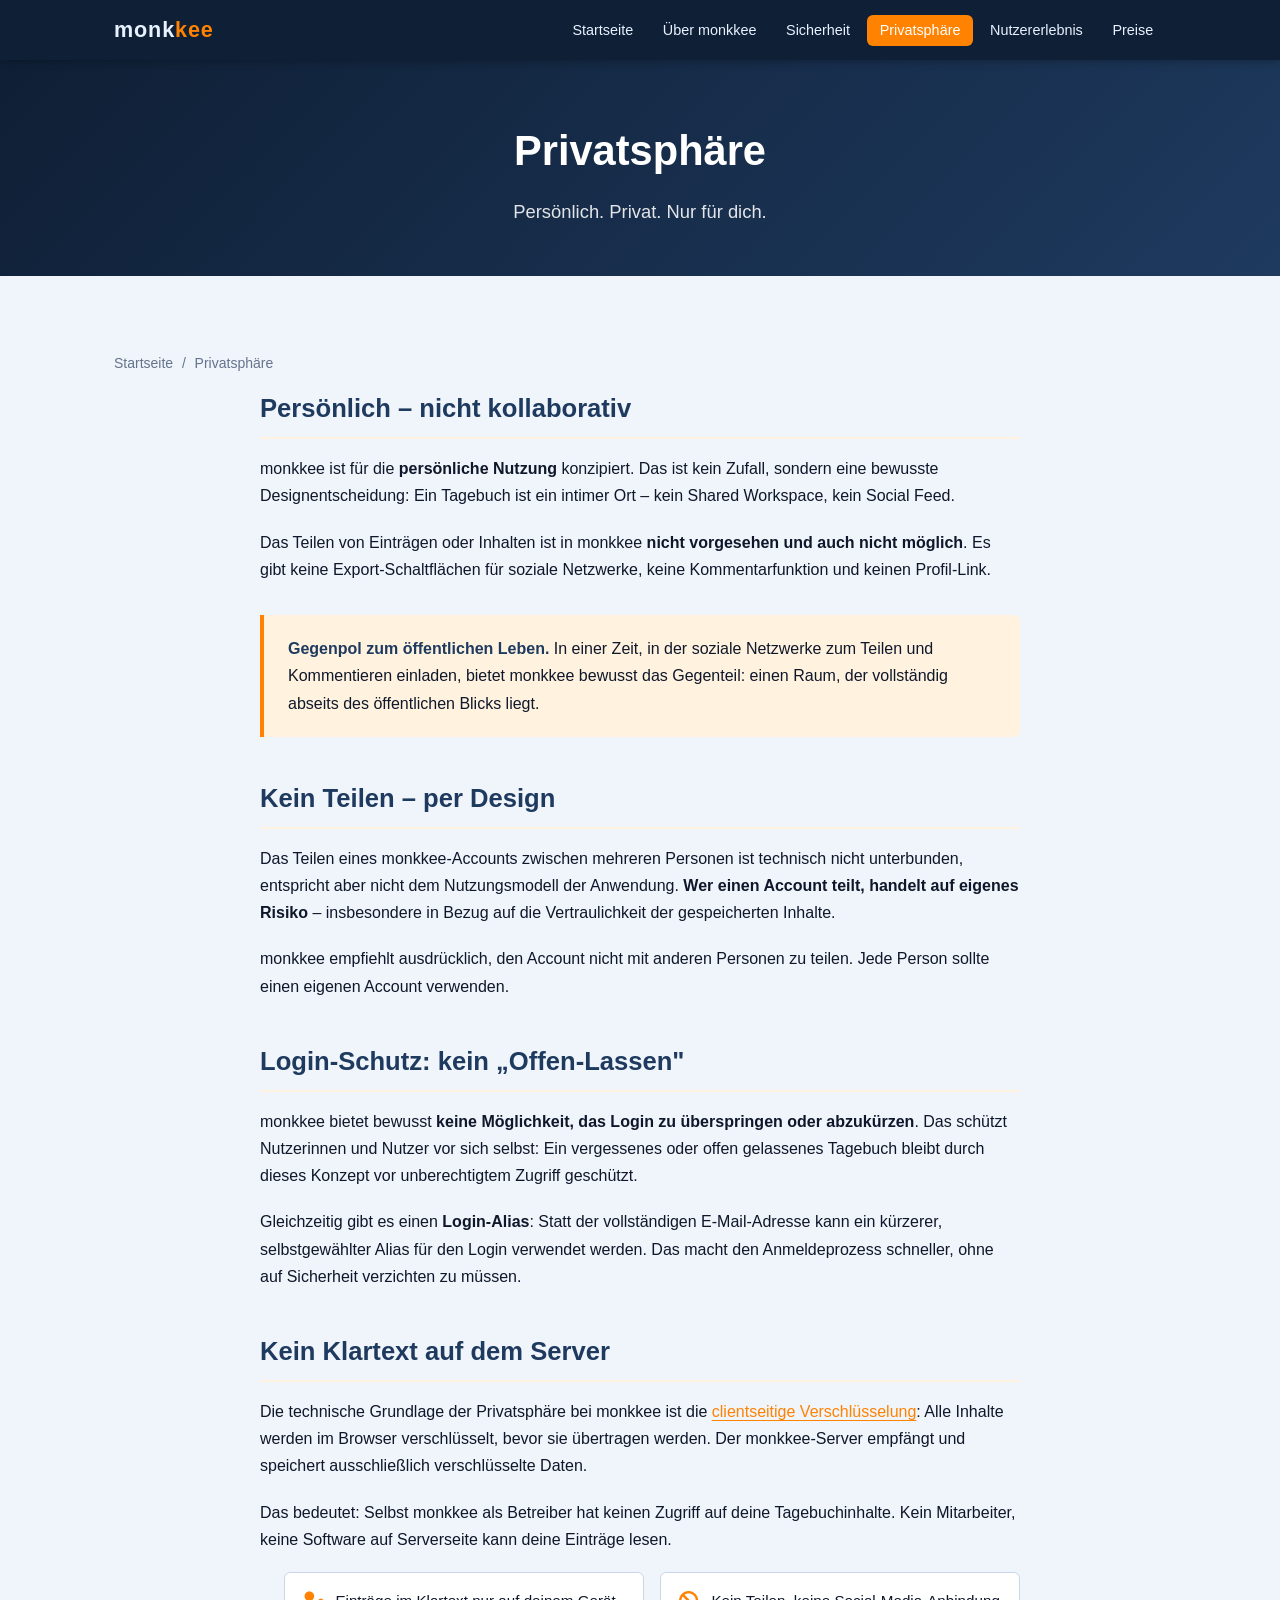
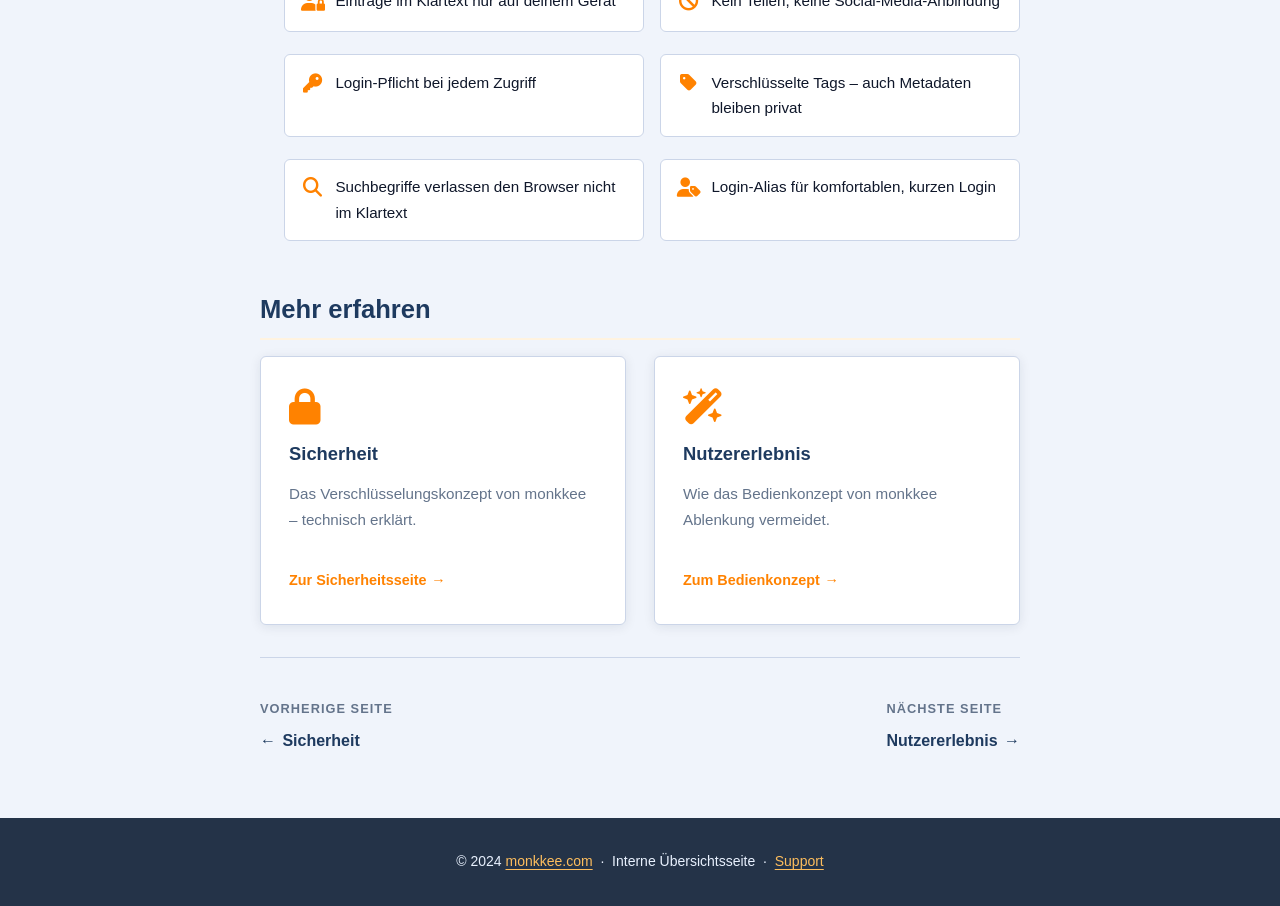
<file: privatsphaere.html>
<!DOCTYPE html>
<html lang="de">
<head>
  <meta charset="UTF-8">
  <meta name="viewport" content="width=device-width, initial-scale=1.0">
  <title>Privatsphäre – monkkee</title>
  <meta name="description" content="Privatsphäre ist kein Versprechen, sondern ein Designprinzip: Warum monkkee ausschließlich für die persönliche Nutzung gebaut ist.">
  <link rel="stylesheet" href="css/style.css">
  <link rel="stylesheet" href="https://cdnjs.cloudflare.com/ajax/libs/font-awesome/6.5.1/css/all.min.css" crossorigin="anonymous" referrerpolicy="no-referrer">
</head>
<body>

  <a href="#main" class="skip-link">Zum Inhalt springen</a>

  <!-- ── Header ── -->
  <header class="site-header" role="banner">
    <nav class="nav-inner" aria-label="Hauptnavigation">
      <a href="index.html" class="site-logo">monk<span>kee</span></a>

      <button class="nav-toggle" aria-expanded="false" aria-controls="main-nav" aria-label="Navigation öffnen">
        <svg width="24" height="24" viewBox="0 0 24 24" fill="none" stroke="currentColor" stroke-width="2" stroke-linecap="round">
          <line x1="3" y1="6"  x2="21" y2="6"/>
          <line x1="3" y1="12" x2="21" y2="12"/>
          <line x1="3" y1="18" x2="21" y2="18"/>
        </svg>
      </button>

      <ul class="nav-list" id="main-nav" role="list">
        <li><a href="index.html">Startseite</a></li>
        <li><a href="ueber-monkkee.html">Über monkkee</a></li>
        <li><a href="sicherheit.html">Sicherheit</a></li>
        <li><a href="privatsphaere.html" aria-current="page">Privatsphäre</a></li>
        <li><a href="nutzererlebnis.html">Nutzererlebnis</a></li>
        <li><a href="preise.html">Preise</a></li>
      </ul>
    </nav>
  </header>

  <!-- ── Banner ── -->
  <div class="page-banner">
    <h1>Privatsphäre</h1>
    <p class="lead">Persönlich. Privat. Nur für dich.</p>
  </div>

  <main id="main">
    <section class="section">
      <div class="container">

        <!-- Breadcrumb -->
        <nav class="breadcrumb" aria-label="Breadcrumb">
          <a href="index.html">Startseite</a>
          <span class="sep" aria-hidden="true"></span>
          <span aria-current="page">Privatsphäre</span>
        </nav>

        <div class="content-body">

          <h2>Persönlich – nicht kollaborativ</h2>
          <p>
            monkkee ist für die <strong>persönliche Nutzung</strong> konzipiert.
            Das ist kein Zufall, sondern eine bewusste Designentscheidung:
            Ein Tagebuch ist ein intimer Ort – kein Shared Workspace,
            kein Social Feed.
          </p>
          <p>
            Das Teilen von Einträgen oder Inhalten ist in monkkee
            <strong>nicht vorgesehen und auch nicht möglich</strong>.
            Es gibt keine Export-Schaltflächen für soziale Netzwerke,
            keine Kommentarfunktion und keinen Profil-Link.
          </p>

          <div class="highlight-box">
            <p>
              <strong>Gegenpol zum öffentlichen Leben.</strong> In einer Zeit,
              in der soziale Netzwerke zum Teilen und Kommentieren einladen,
              bietet monkkee bewusst das Gegenteil: einen Raum, der vollständig
              abseits des öffentlichen Blicks liegt.
            </p>
          </div>

          <h2>Kein Teilen – per Design</h2>
          <p>
            Das Teilen eines monkkee-Accounts zwischen mehreren Personen
            ist technisch nicht unterbunden, entspricht aber nicht dem
            Nutzungsmodell der Anwendung.
            <strong>Wer einen Account teilt, handelt auf eigenes Risiko</strong> –
            insbesondere in Bezug auf die Vertraulichkeit der gespeicherten Inhalte.
          </p>
          <p>
            monkkee empfiehlt ausdrücklich, den Account nicht mit anderen Personen
            zu teilen. Jede Person sollte einen eigenen Account verwenden.
          </p>

          <h2>Login-Schutz: kein „Offen-Lassen"</h2>
          <p>
            monkkee bietet bewusst <strong>keine Möglichkeit, das Login zu überspringen
            oder abzukürzen</strong>. Das schützt Nutzerinnen und Nutzer vor sich selbst:
            Ein vergessenes oder offen gelassenes Tagebuch bleibt durch dieses Konzept
            vor unberechtigtem Zugriff geschützt.
          </p>
          <p>
            Gleichzeitig gibt es einen <strong>Login-Alias</strong>: Statt der vollständigen
            E-Mail-Adresse kann ein kürzerer, selbstgewählter Alias für den Login verwendet
            werden. Das macht den Anmeldeprozess schneller, ohne auf Sicherheit verzichten
            zu müssen.
          </p>

          <h2>Kein Klartext auf dem Server</h2>
          <p>
            Die technische Grundlage der Privatsphäre bei monkkee ist die
            <a href="sicherheit.html">clientseitige Verschlüsselung</a>:
            Alle Inhalte werden im Browser verschlüsselt, bevor sie übertragen werden.
            Der monkkee-Server empfängt und speichert ausschließlich verschlüsselte Daten.
          </p>
          <p>
            Das bedeutet: Selbst monkkee als Betreiber hat keinen Zugriff auf deine
            Tagebuchinhalte. Kein Mitarbeiter, keine Software auf Serverseite kann
            deine Einträge lesen.
          </p>

          <ul class="feature-list">
            <li>
              <span class="icon" aria-hidden="true"><i class="fa-solid fa-user-lock"></i></span>
              <span>Einträge im Klartext nur auf deinem Gerät</span>
            </li>
            <li>
              <span class="icon" aria-hidden="true"><i class="fa-solid fa-ban"></i></span>
              <span>Kein Teilen, keine Social-Media-Anbindung</span>
            </li>
            <li>
              <span class="icon" aria-hidden="true"><i class="fa-solid fa-key"></i></span>
              <span>Login-Pflicht bei jedem Zugriff</span>
            </li>
            <li>
              <span class="icon" aria-hidden="true"><i class="fa-solid fa-tag"></i></span>
              <span>Verschlüsselte Tags – auch Metadaten bleiben privat</span>
            </li>
            <li>
              <span class="icon" aria-hidden="true"><i class="fa-solid fa-magnifying-glass"></i></span>
              <span>Suchbegriffe verlassen den Browser nicht im Klartext</span>
            </li>
            <li>
              <span class="icon" aria-hidden="true"><i class="fa-solid fa-user-tag"></i></span>
              <span>Login-Alias für komfortablen, kurzen Login</span>
            </li>
          </ul>

          <!-- Teaser zu anderen Seiten -->
          <h2>Mehr erfahren</h2>
          <div class="teaser-grid">
            <a href="sicherheit.html" class="teaser-card">
              <span class="teaser-icon" aria-hidden="true"><i class="fa-solid fa-lock"></i></span>
              <h3>Sicherheit</h3>
              <p>Das Verschlüsselungskonzept von monkkee – technisch erklärt.</p>
              <span class="teaser-link">Zur Sicherheitsseite</span>
            </a>
            <a href="nutzererlebnis.html" class="teaser-card">
              <span class="teaser-icon" aria-hidden="true"><i class="fa-solid fa-wand-magic-sparkles"></i></span>
              <h3>Nutzererlebnis</h3>
              <p>Wie das Bedienkonzept von monkkee Ablenkung vermeidet.</p>
              <span class="teaser-link">Zum Bedienkonzept</span>
            </a>
          </div>

          <!-- Seiten-Navigation -->
          <nav class="page-nav" aria-label="Weitere Seiten">
            <div class="page-nav-section prev">
              <h4>Vorherige Seite</h4>
              <a href="sicherheit.html">Sicherheit</a>
            </div>
            <div class="page-nav-section next">
              <h4>Nächste Seite</h4>
              <a href="nutzererlebnis.html">Nutzererlebnis</a>
            </div>
          </nav>

        </div>
      </div>
    </section>
  </main>

  <!-- ── Footer ── -->
  <footer class="site-footer" role="contentinfo">
    <p>
      &copy; 2024 <a href="https://www.monkkee.com" target="_blank" rel="noopener noreferrer">monkkee.com</a>
      &nbsp;·&nbsp; Interne Übersichtsseite &nbsp;·&nbsp;
      <a href="https://monkkee.hesk.com" target="_blank" rel="noopener noreferrer">Support</a>
    </p>
  </footer>

  <script>
    (function () {
      var btn = document.querySelector('.nav-toggle');
      var nav = document.getElementById('main-nav');
      if (!btn || !nav) return;
      btn.addEventListener('click', function () {
        var open = nav.classList.toggle('is-open');
        btn.setAttribute('aria-expanded', String(open));
        btn.setAttribute('aria-label', open ? 'Navigation schließen' : 'Navigation öffnen');
      });
    }());
  </script>

</body>
</html>
</file>
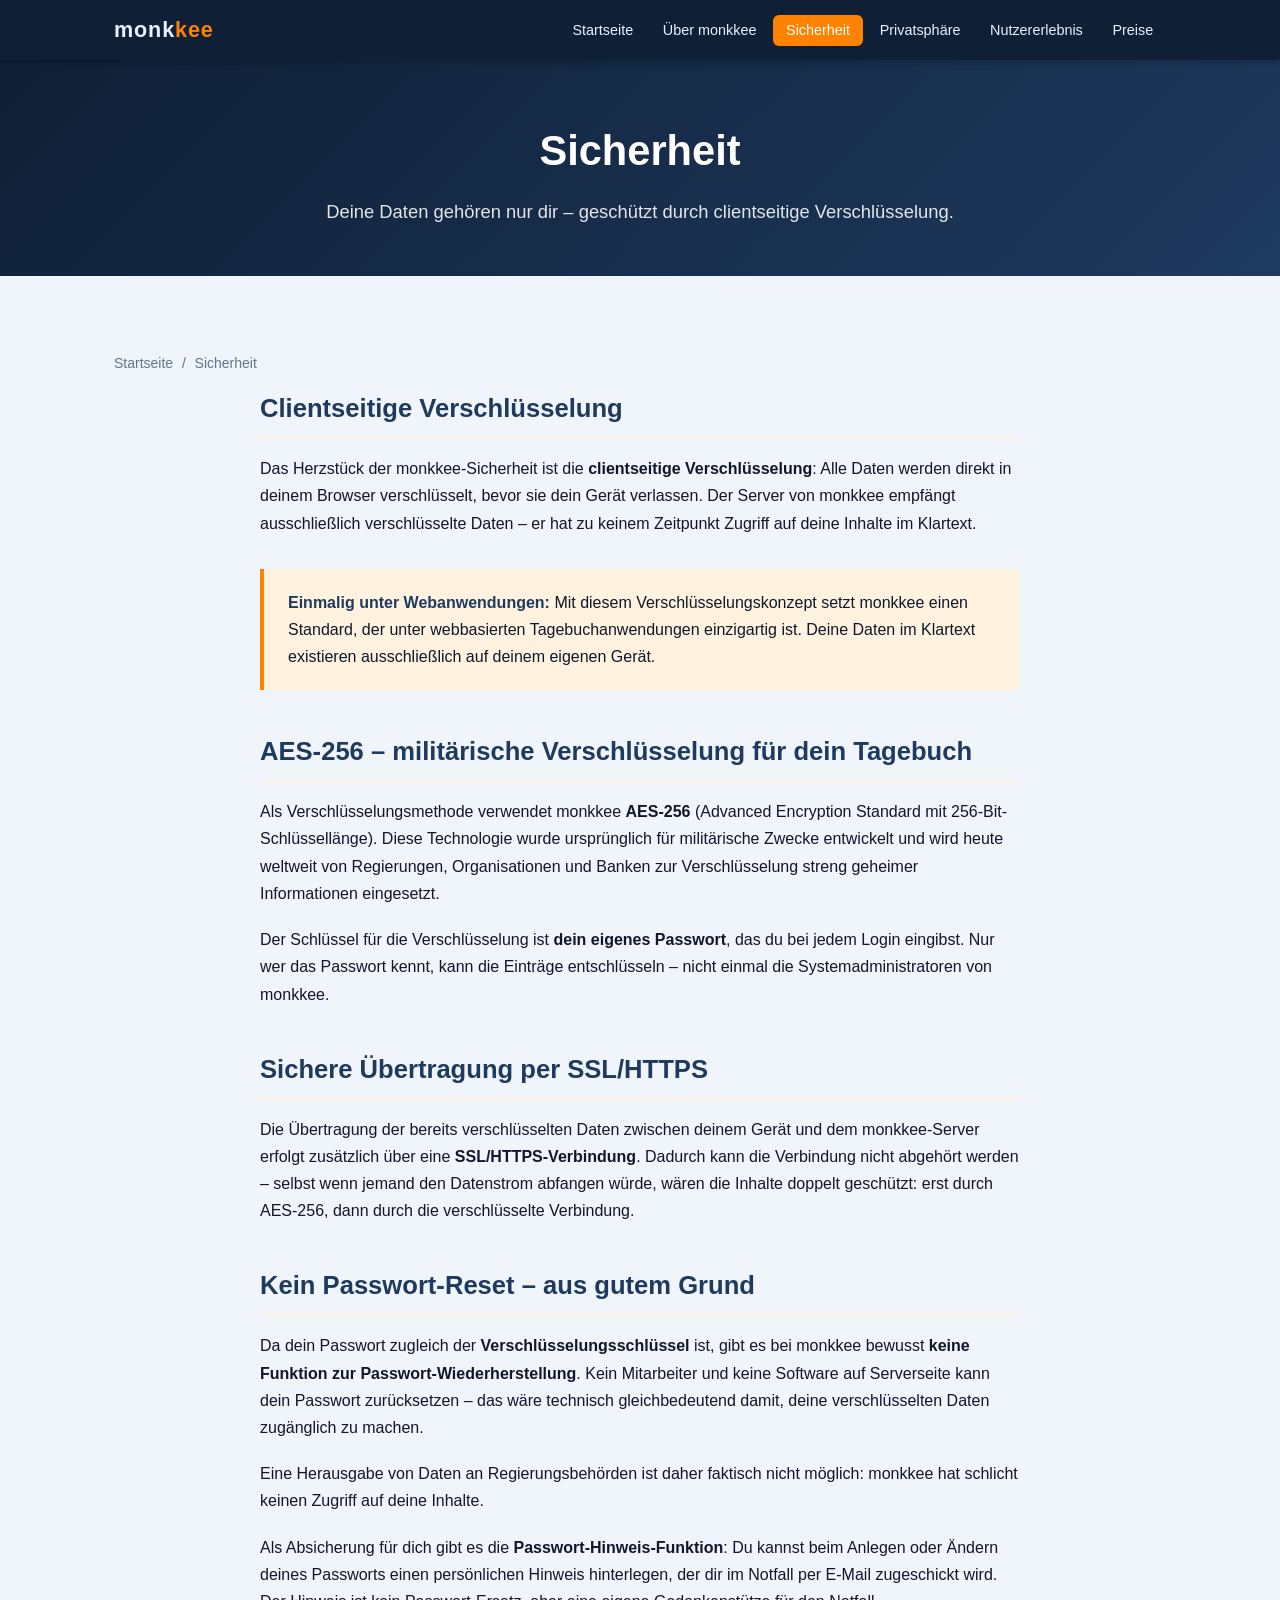
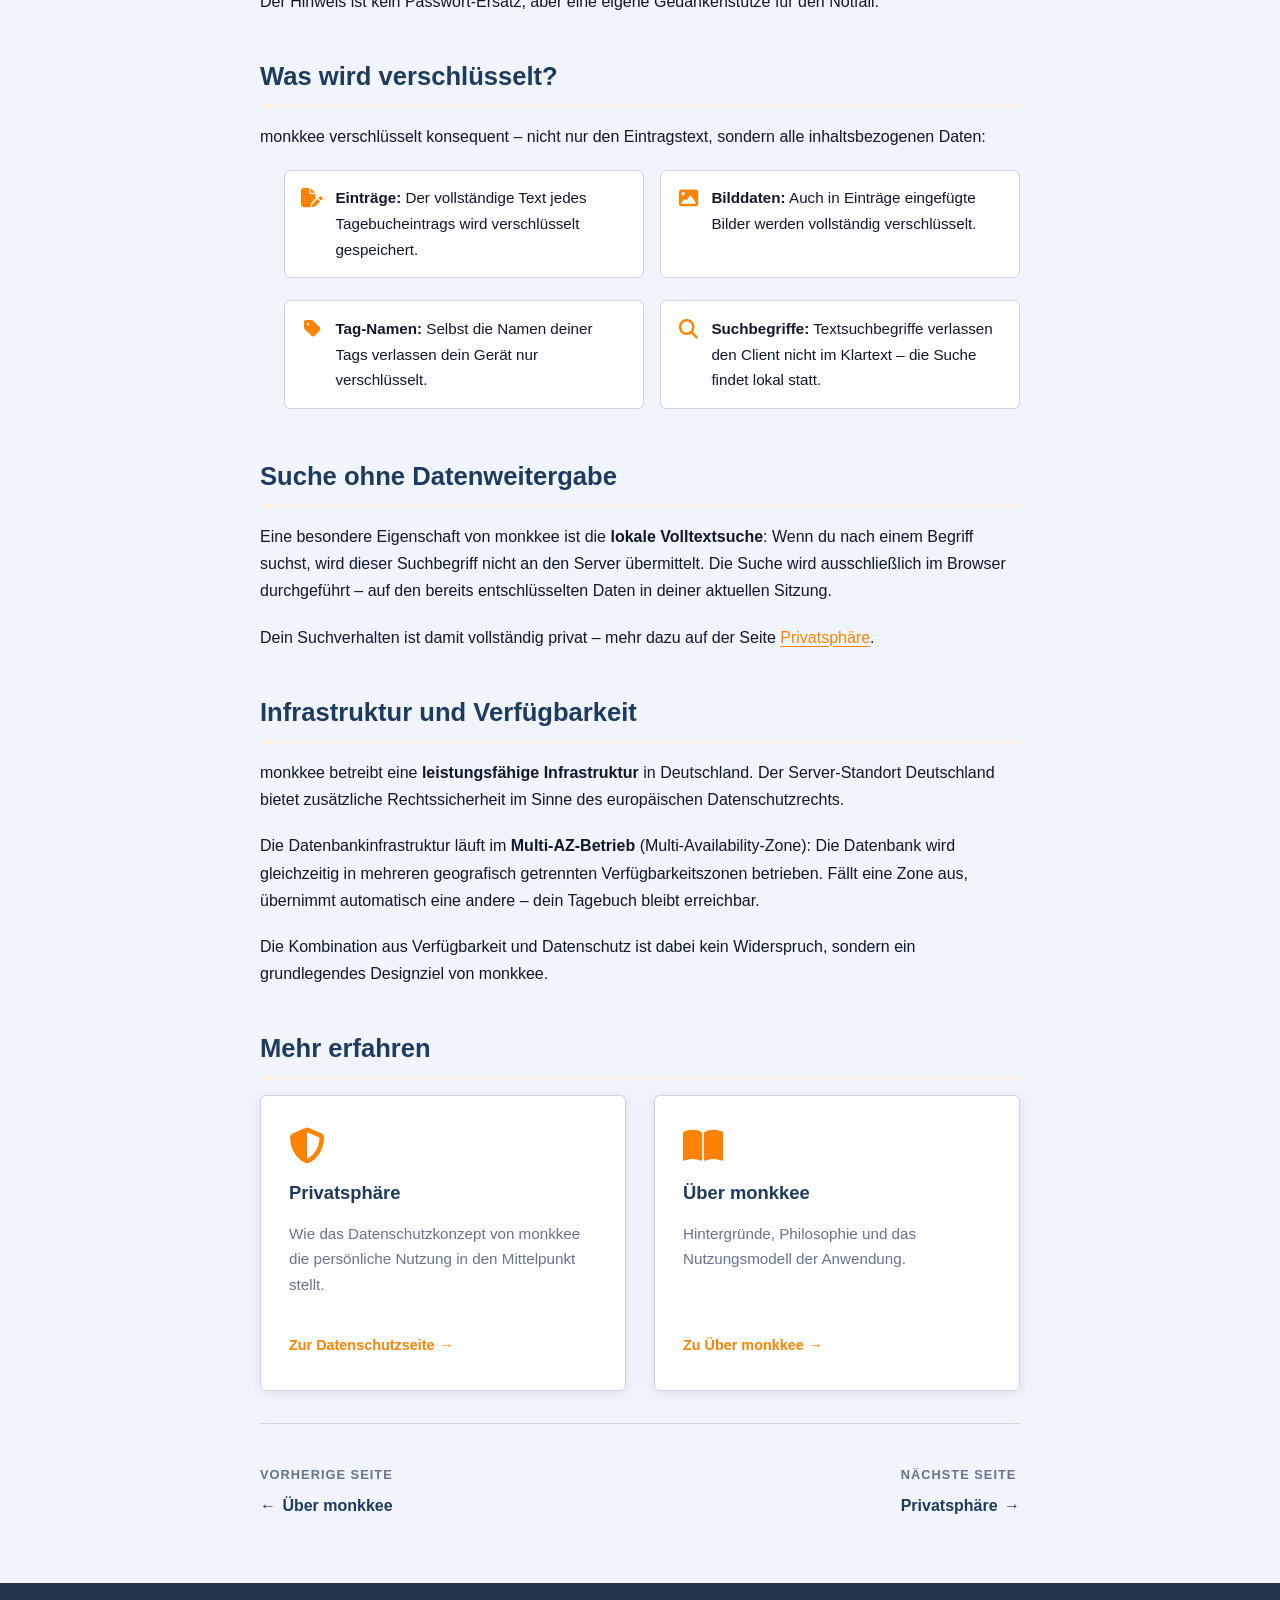
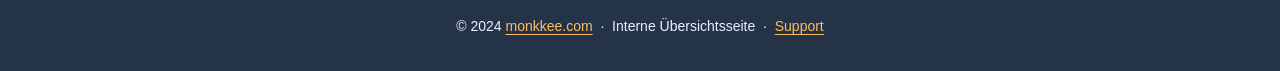
<file: sicherheit.html>
<!DOCTYPE html>
<html lang="de">
<head>
  <meta charset="UTF-8">
  <meta name="viewport" content="width=device-width, initial-scale=1.0">
  <title>Sicherheit – monkkee</title>
  <meta name="description" content="Wie monkkee deine Tagebucheinträge durch clientseitige Verschlüsselung schützt – einmalig unter Webanwendungen.">
  <link rel="stylesheet" href="css/style.css">
  <link rel="stylesheet" href="https://cdnjs.cloudflare.com/ajax/libs/font-awesome/6.5.1/css/all.min.css" crossorigin="anonymous" referrerpolicy="no-referrer">
</head>
<body>

  <a href="#main" class="skip-link">Zum Inhalt springen</a>

  <!-- ── Header ── -->
  <header class="site-header" role="banner">
    <nav class="nav-inner" aria-label="Hauptnavigation">
      <a href="index.html" class="site-logo">monk<span>kee</span></a>

      <button class="nav-toggle" aria-expanded="false" aria-controls="main-nav" aria-label="Navigation öffnen">
        <svg width="24" height="24" viewBox="0 0 24 24" fill="none" stroke="currentColor" stroke-width="2" stroke-linecap="round">
          <line x1="3" y1="6"  x2="21" y2="6"/>
          <line x1="3" y1="12" x2="21" y2="12"/>
          <line x1="3" y1="18" x2="21" y2="18"/>
        </svg>
      </button>

      <ul class="nav-list" id="main-nav" role="list">
        <li><a href="index.html">Startseite</a></li>
        <li><a href="ueber-monkkee.html">Über monkkee</a></li>
        <li><a href="sicherheit.html" aria-current="page">Sicherheit</a></li>
        <li><a href="privatsphaere.html">Privatsphäre</a></li>
        <li><a href="nutzererlebnis.html">Nutzererlebnis</a></li>
        <li><a href="preise.html">Preise</a></li>
      </ul>
    </nav>
  </header>

  <!-- ── Banner ── -->
  <div class="page-banner">
    <h1>Sicherheit</h1>
    <p class="lead">Deine Daten gehören nur dir – geschützt durch clientseitige Verschlüsselung.</p>
  </div>

  <main id="main">
    <section class="section">
      <div class="container">

        <!-- Breadcrumb -->
        <nav class="breadcrumb" aria-label="Breadcrumb">
          <a href="index.html">Startseite</a>
          <span class="sep" aria-hidden="true"></span>
          <span aria-current="page">Sicherheit</span>
        </nav>

        <div class="content-body">

          <h2>Clientseitige Verschlüsselung</h2>
          <p>
            Das Herzstück der monkkee-Sicherheit ist die <strong>clientseitige Verschlüsselung</strong>:
            Alle Daten werden direkt in deinem Browser verschlüsselt, bevor sie dein Gerät verlassen.
            Der Server von monkkee empfängt ausschließlich verschlüsselte Daten – er hat zu keinem
            Zeitpunkt Zugriff auf deine Inhalte im Klartext.
          </p>

          <div class="highlight-box">
            <p>
              <strong>Einmalig unter Webanwendungen:</strong> Mit diesem Verschlüsselungskonzept
              setzt monkkee einen Standard, der unter webbasierten Tagebuchanwendungen
              einzigartig ist. Deine Daten im Klartext existieren ausschließlich auf
              deinem eigenen Gerät.
            </p>
          </div>

          <h2>AES-256 – militärische Verschlüsselung für dein Tagebuch</h2>
          <p>
            Als Verschlüsselungsmethode verwendet monkkee <strong>AES-256</strong> (Advanced Encryption Standard
            mit 256-Bit-Schlüssellänge). Diese Technologie wurde ursprünglich für militärische Zwecke
            entwickelt und wird heute weltweit von Regierungen, Organisationen und Banken zur
            Verschlüsselung streng geheimer Informationen eingesetzt.
          </p>
          <p>
            Der Schlüssel für die Verschlüsselung ist <strong>dein eigenes Passwort</strong>, das du bei
            jedem Login eingibst. Nur wer das Passwort kennt, kann die Einträge entschlüsseln –
            nicht einmal die Systemadministratoren von monkkee.
          </p>

          <h2>Sichere Übertragung per SSL/HTTPS</h2>
          <p>
            Die Übertragung der bereits verschlüsselten Daten zwischen deinem Gerät und dem
            monkkee-Server erfolgt zusätzlich über eine <strong>SSL/HTTPS-Verbindung</strong>.
            Dadurch kann die Verbindung nicht abgehört werden – selbst wenn jemand den Datenstrom
            abfangen würde, wären die Inhalte doppelt geschützt: erst durch AES-256,
            dann durch die verschlüsselte Verbindung.
          </p>

          <h2>Kein Passwort-Reset – aus gutem Grund</h2>
          <p>
            Da dein Passwort zugleich der <strong>Verschlüsselungsschlüssel</strong> ist,
            gibt es bei monkkee bewusst <strong>keine Funktion zur Passwort-Wiederherstellung</strong>.
            Kein Mitarbeiter und keine Software auf Serverseite kann dein Passwort zurücksetzen –
            das wäre technisch gleichbedeutend damit, deine verschlüsselten Daten zugänglich zu machen.
          </p>
          <p>
            Eine Herausgabe von Daten an Regierungsbehörden ist daher faktisch nicht möglich:
            monkkee hat schlicht keinen Zugriff auf deine Inhalte.
          </p>
          <p>
            Als Absicherung für dich gibt es die <strong>Passwort-Hinweis-Funktion</strong>:
            Du kannst beim Anlegen oder Ändern deines Passworts einen persönlichen Hinweis hinterlegen,
            der dir im Notfall per E-Mail zugeschickt wird. Der Hinweis ist kein Passwort-Ersatz,
            aber eine eigene Gedankenstütze für den Notfall.
          </p>

          <h2>Was wird verschlüsselt?</h2>
          <p>
            monkkee verschlüsselt konsequent – nicht nur den Eintragstext, sondern alle
            inhaltsbezogenen Daten:
          </p>

          <ul class="feature-list">
            <li>
              <span class="icon" aria-hidden="true"><i class="fa-solid fa-file-pen"></i></span>
              <span><strong>Einträge:</strong> Der vollständige Text jedes Tagebucheintrags wird verschlüsselt gespeichert.</span>
            </li>
            <li>
              <span class="icon" aria-hidden="true"><i class="fa-solid fa-image"></i></span>
              <span><strong>Bilddaten:</strong> Auch in Einträge eingefügte Bilder werden vollständig verschlüsselt.</span>
            </li>
            <li>
              <span class="icon" aria-hidden="true"><i class="fa-solid fa-tag"></i></span>
              <span><strong>Tag-Namen:</strong> Selbst die Namen deiner Tags verlassen dein Gerät nur verschlüsselt.</span>
            </li>
            <li>
              <span class="icon" aria-hidden="true"><i class="fa-solid fa-magnifying-glass"></i></span>
              <span><strong>Suchbegriffe:</strong> Textsuchbegriffe verlassen den Client nicht im Klartext – die Suche findet lokal statt.</span>
            </li>
          </ul>

          <h2>Suche ohne Datenweitergabe</h2>
          <p>
            Eine besondere Eigenschaft von monkkee ist die <strong>lokale Volltextsuche</strong>:
            Wenn du nach einem Begriff suchst, wird dieser Suchbegriff nicht an den Server
            übermittelt. Die Suche wird ausschließlich im Browser durchgeführt – auf den
            bereits entschlüsselten Daten in deiner aktuellen Sitzung.
          </p>
          <p>
            Dein Suchverhalten ist damit vollständig privat – mehr dazu auf der Seite
            <a href="privatsphaere.html">Privatsphäre</a>.
          </p>

          <h2>Infrastruktur und Verfügbarkeit</h2>
          <p>
            monkkee betreibt eine <strong>leistungsfähige Infrastruktur</strong> in Deutschland.
            Der Server-Standort Deutschland bietet zusätzliche Rechtssicherheit im Sinne des
            europäischen Datenschutzrechts.
          </p>
          <p>
            Die Datenbankinfrastruktur läuft im <strong>Multi-AZ-Betrieb</strong> (Multi-Availability-Zone):
            Die Datenbank wird gleichzeitig in mehreren geografisch getrennten Verfügbarkeitszonen
            betrieben. Fällt eine Zone aus, übernimmt automatisch eine andere – dein Tagebuch
            bleibt erreichbar.
          </p>
          <p>
            Die Kombination aus Verfügbarkeit und Datenschutz ist dabei kein Widerspruch,
            sondern ein grundlegendes Designziel von monkkee.
          </p>

          <!-- Teaser zu anderen Seiten -->
          <h2>Mehr erfahren</h2>
          <div class="teaser-grid">
            <a href="privatsphaere.html" class="teaser-card">
              <span class="teaser-icon" aria-hidden="true"><i class="fa-solid fa-shield-halved"></i></span>
              <h3>Privatsphäre</h3>
              <p>Wie das Datenschutzkonzept von monkkee die persönliche Nutzung in den Mittelpunkt stellt.</p>
              <span class="teaser-link">Zur Datenschutzseite</span>
            </a>
            <a href="ueber-monkkee.html" class="teaser-card">
              <span class="teaser-icon" aria-hidden="true"><i class="fa-solid fa-book-open"></i></span>
              <h3>Über monkkee</h3>
              <p>Hintergründe, Philosophie und das Nutzungsmodell der Anwendung.</p>
              <span class="teaser-link">Zu Über monkkee</span>
            </a>
          </div>

          <!-- Seiten-Navigation -->
          <nav class="page-nav" aria-label="Weitere Seiten">
            <div class="page-nav-section prev">
              <h4>Vorherige Seite</h4>
              <a href="ueber-monkkee.html">Über monkkee</a>
            </div>
            <div class="page-nav-section next">
              <h4>Nächste Seite</h4>
              <a href="privatsphaere.html">Privatsphäre</a>
            </div>
          </nav>

        </div>
      </div>
    </section>
  </main>

  <!-- ── Footer ── -->
  <footer class="site-footer" role="contentinfo">
    <p>
      &copy; 2024 <a href="https://www.monkkee.com" target="_blank" rel="noopener noreferrer">monkkee.com</a>
      &nbsp;·&nbsp; Interne Übersichtsseite &nbsp;·&nbsp;
      <a href="https://monkkee.hesk.com" target="_blank" rel="noopener noreferrer">Support</a>
    </p>
  </footer>

  <script>
    (function () {
      var btn = document.querySelector('.nav-toggle');
      var nav = document.getElementById('main-nav');
      if (!btn || !nav) return;
      btn.addEventListener('click', function () {
        var open = nav.classList.toggle('is-open');
        btn.setAttribute('aria-expanded', String(open));
        btn.setAttribute('aria-label', open ? 'Navigation schließen' : 'Navigation öffnen');
      });
    }());
  </script>

</body>
</html>
</file>
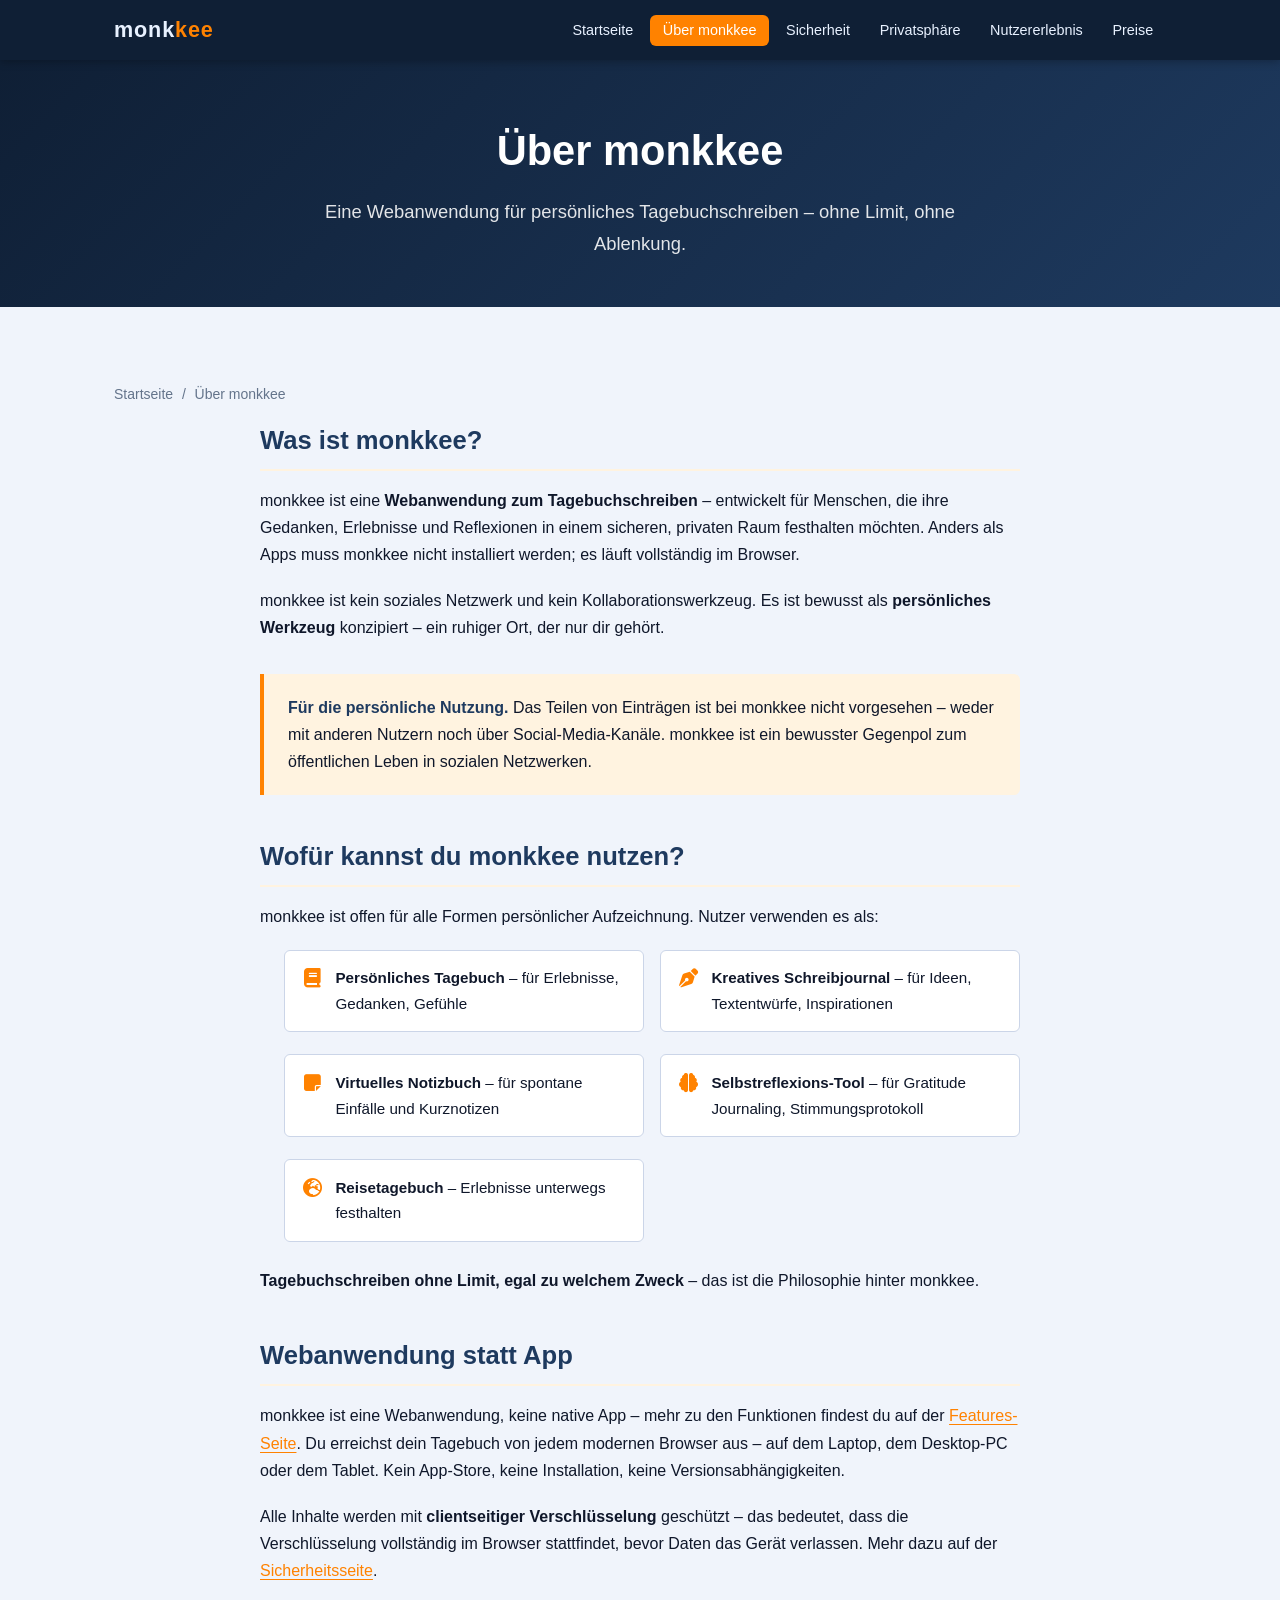
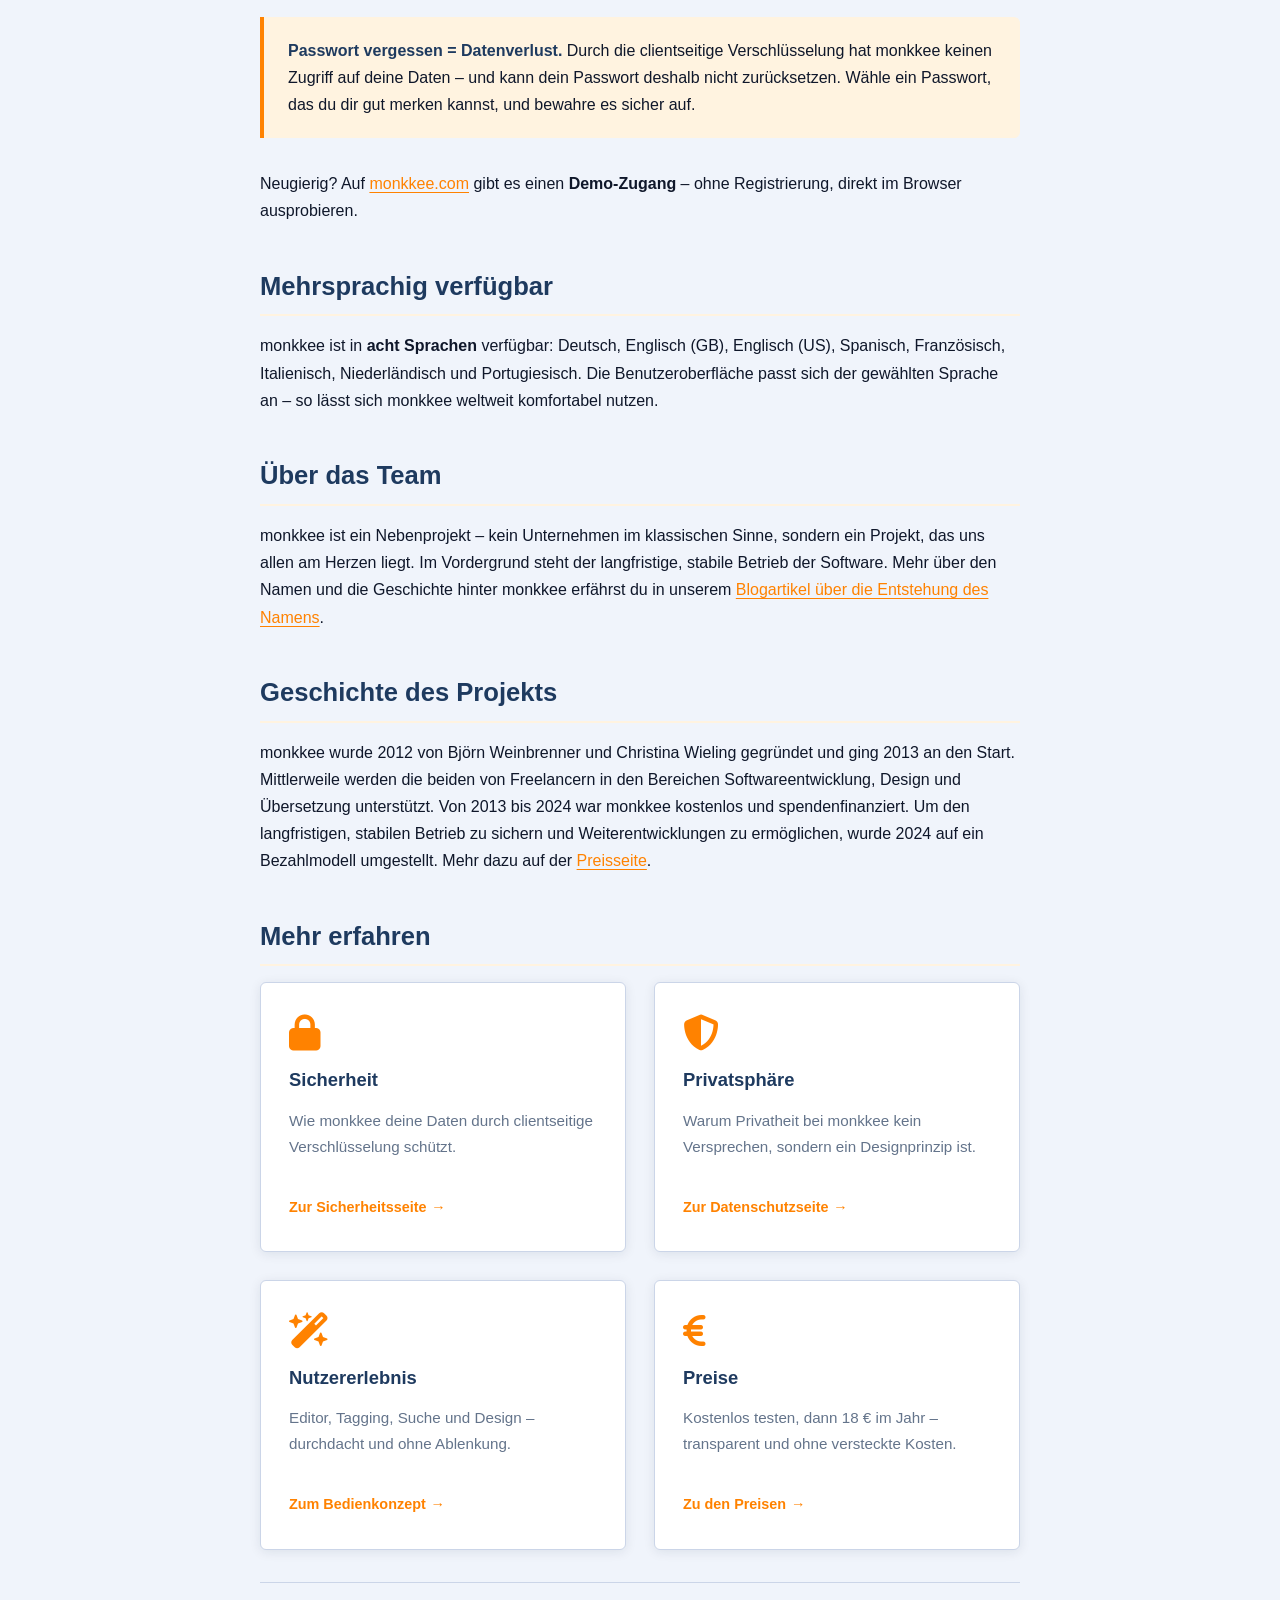
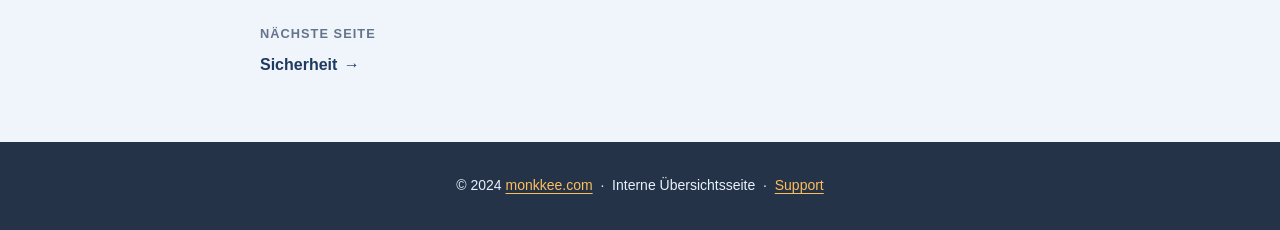
<file: ueber-monkkee.html>
<!DOCTYPE html>
<html lang="de">
<head>
  <meta charset="UTF-8">
  <meta name="viewport" content="width=device-width, initial-scale=1.0">
  <title>Über monkkee – monkkee</title>
  <meta name="description" content="Was ist monkkee, wofür wurde es entwickelt und was unterscheidet es von anderen Tagebuch-Anwendungen?">
  <link rel="stylesheet" href="css/style.css">
  <link rel="stylesheet" href="https://cdnjs.cloudflare.com/ajax/libs/font-awesome/6.5.1/css/all.min.css" crossorigin="anonymous" referrerpolicy="no-referrer">
</head>
<body>

  <a href="#main" class="skip-link">Zum Inhalt springen</a>

  <!-- ── Header ── -->
  <header class="site-header" role="banner">
    <nav class="nav-inner" aria-label="Hauptnavigation">
      <a href="index.html" class="site-logo">monk<span>kee</span></a>

      <button class="nav-toggle" aria-expanded="false" aria-controls="main-nav" aria-label="Navigation öffnen">
        <svg width="24" height="24" viewBox="0 0 24 24" fill="none" stroke="currentColor" stroke-width="2" stroke-linecap="round">
          <line x1="3" y1="6"  x2="21" y2="6"/>
          <line x1="3" y1="12" x2="21" y2="12"/>
          <line x1="3" y1="18" x2="21" y2="18"/>
        </svg>
      </button>

      <ul class="nav-list" id="main-nav" role="list">
        <li><a href="index.html">Startseite</a></li>
        <li><a href="ueber-monkkee.html" aria-current="page">Über monkkee</a></li>
        <li><a href="sicherheit.html">Sicherheit</a></li>
        <li><a href="privatsphaere.html">Privatsphäre</a></li>
        <li><a href="nutzererlebnis.html">Nutzererlebnis</a></li>
        <li><a href="preise.html">Preise</a></li>
      </ul>
    </nav>
  </header>

  <!-- ── Banner ── -->
  <div class="page-banner">
    <h1>Über monkkee</h1>
    <p class="lead">Eine Webanwendung für persönliches Tagebuchschreiben – ohne Limit, ohne Ablenkung.</p>
  </div>

  <main id="main">
    <section class="section">
      <div class="container">

        <!-- Breadcrumb -->
        <nav class="breadcrumb" aria-label="Breadcrumb">
          <a href="index.html">Startseite</a>
          <span class="sep" aria-hidden="true"></span>
          <span aria-current="page">Über monkkee</span>
        </nav>

        <div class="content-body">

          <h2>Was ist monkkee?</h2>
          <p>
            monkkee ist eine <strong>Webanwendung zum Tagebuchschreiben</strong> – entwickelt
            für Menschen, die ihre Gedanken, Erlebnisse und Reflexionen in einem sicheren,
            privaten Raum festhalten möchten. Anders als Apps muss monkkee nicht installiert
            werden; es läuft vollständig im Browser.
          </p>
          <p>
            monkkee ist kein soziales Netzwerk und kein Kollaborationswerkzeug.
            Es ist bewusst als <strong>persönliches Werkzeug</strong> konzipiert –
            ein ruhiger Ort, der nur dir gehört.
          </p>

          <div class="highlight-box">
            <p>
              <strong>Für die persönliche Nutzung.</strong> Das Teilen von Einträgen
              ist bei monkkee nicht vorgesehen – weder mit anderen Nutzern noch über
              Social-Media-Kanäle. monkkee ist ein bewusster Gegenpol zum öffentlichen
              Leben in sozialen Netzwerken.
            </p>
          </div>

          <h2>Wofür kannst du monkkee nutzen?</h2>
          <p>
            monkkee ist offen für alle Formen persönlicher Aufzeichnung.
            Nutzer verwenden es als:
          </p>
          <ul class="feature-list">
            <li>
              <span class="icon" aria-hidden="true"><i class="fa-solid fa-book"></i></span>
              <span><strong>Persönliches Tagebuch</strong> – für Erlebnisse, Gedanken, Gefühle</span>
            </li>
            <li>
              <span class="icon" aria-hidden="true"><i class="fa-solid fa-pen-nib"></i></span>
              <span><strong>Kreatives Schreibjournal</strong> – für Ideen, Textentwürfe, Inspirationen</span>
            </li>
            <li>
              <span class="icon" aria-hidden="true"><i class="fa-solid fa-note-sticky"></i></span>
              <span><strong>Virtuelles Notizbuch</strong> – für spontane Einfälle und Kurznotizen</span>
            </li>
            <li>
              <span class="icon" aria-hidden="true"><i class="fa-solid fa-brain"></i></span>
              <span><strong>Selbstreflexions-Tool</strong> – für Gratitude Journaling, Stimmungsprotokoll</span>
            </li>
            <li>
              <span class="icon" aria-hidden="true"><i class="fa-solid fa-earth-europe"></i></span>
              <span><strong>Reisetagebuch</strong> – Erlebnisse unterwegs festhalten</span>
            </li>
          </ul>
          <p>
            <strong>Tagebuchschreiben ohne Limit, egal zu welchem Zweck</strong> –
            das ist die Philosophie hinter monkkee.
          </p>

          <h2>Webanwendung statt App</h2>
          <p>
            monkkee ist eine Webanwendung, keine native App – mehr zu den Funktionen
            findest du auf der <a href="nutzererlebnis.html">Features-Seite</a>. Du erreichst dein Tagebuch
            von jedem modernen Browser aus – auf dem Laptop, dem Desktop-PC oder dem Tablet.
            Kein App-Store, keine Installation, keine Versionsabhängigkeiten.
          </p>
          <p>
            Alle Inhalte werden mit <strong>clientseitiger Verschlüsselung</strong> geschützt –
            das bedeutet, dass die Verschlüsselung vollständig im Browser stattfindet, bevor
            Daten das Gerät verlassen. Mehr dazu auf der <a href="sicherheit.html">Sicherheitsseite</a>.
          </p>

          <div class="highlight-box">
            <p>
              <strong>Passwort vergessen = Datenverlust.</strong> Durch die clientseitige
              Verschlüsselung hat monkkee keinen Zugriff auf deine Daten – und kann dein
              Passwort deshalb nicht zurücksetzen. Wähle ein Passwort, das du dir gut merken kannst,
              und bewahre es sicher auf.
            </p>
          </div>

          <p>
            Neugierig? Auf <a href="https://www.monkkee.com" target="_blank" rel="noopener noreferrer">monkkee.com</a>
            gibt es einen <strong>Demo-Zugang</strong> – ohne Registrierung, direkt im Browser ausprobieren.
          </p>

          <h2>Mehrsprachig verfügbar</h2>
          <p>
            monkkee ist in <strong>acht Sprachen</strong> verfügbar:
            Deutsch, Englisch (GB), Englisch (US), Spanisch, Französisch,
            Italienisch, Niederländisch und Portugiesisch. Die Benutzeroberfläche
            passt sich der gewählten Sprache an – so lässt sich monkkee
            weltweit komfortabel nutzen.
          </p>

          <h2>Über das Team</h2>
          <p>
            monkkee ist ein Nebenprojekt – kein Unternehmen im klassischen Sinne, sondern ein Projekt,
            das uns allen am Herzen liegt. Im Vordergrund steht der langfristige, stabile Betrieb der Software.
            Mehr über den Namen und die Geschichte hinter monkkee erfährst du in unserem
            <a href="https://monkkee.com/de/blog/monkkee-com-sich-hinter-namen-neuen-online-tagebuchs-verbirgt" target="_blank" rel="noopener noreferrer">Blogartikel über die Entstehung des Namens</a>.
          </p>

          <h2>Geschichte des Projekts</h2>
          <p>
            monkkee wurde 2012 von Björn Weinbrenner und Christina Wieling gegründet und ging 2013 an den Start.
            Mittlerweile werden die beiden von Freelancern in den Bereichen Softwareentwicklung, Design und Übersetzung unterstützt.
            Von 2013 bis 2024 war monkkee kostenlos und spendenfinanziert.
            Um den langfristigen, stabilen Betrieb zu sichern und Weiterentwicklungen zu ermöglichen,
            wurde 2024 auf ein Bezahlmodell umgestellt. Mehr dazu auf der <a href="preise.html">Preisseite</a>.
          </p>

          <!-- Teaser zu anderen Seiten -->
          <h2>Mehr erfahren</h2>
          <div class="teaser-grid">
            <a href="sicherheit.html" class="teaser-card">
              <span class="teaser-icon" aria-hidden="true"><i class="fa-solid fa-lock"></i></span>
              <h3>Sicherheit</h3>
              <p>Wie monkkee deine Daten durch clientseitige Verschlüsselung schützt.</p>
              <span class="teaser-link">Zur Sicherheitsseite</span>
            </a>
            <a href="privatsphaere.html" class="teaser-card">
              <span class="teaser-icon" aria-hidden="true"><i class="fa-solid fa-shield-halved"></i></span>
              <h3>Privatsphäre</h3>
              <p>Warum Privatheit bei monkkee kein Versprechen, sondern ein Designprinzip ist.</p>
              <span class="teaser-link">Zur Datenschutzseite</span>
            </a>
            <a href="nutzererlebnis.html" class="teaser-card">
              <span class="teaser-icon" aria-hidden="true"><i class="fa-solid fa-wand-magic-sparkles"></i></span>
              <h3>Nutzererlebnis</h3>
              <p>Editor, Tagging, Suche und Design – durchdacht und ohne Ablenkung.</p>
              <span class="teaser-link">Zum Bedienkonzept</span>
            </a>
            <a href="preise.html" class="teaser-card">
              <span class="teaser-icon" aria-hidden="true"><i class="fa-solid fa-euro-sign"></i></span>
              <h3>Preise</h3>
              <p>Kostenlos testen, dann 18 € im Jahr – transparent und ohne versteckte Kosten.</p>
              <span class="teaser-link">Zu den Preisen</span>
            </a>
          </div>

          <!-- Seiten-Navigation -->
          <nav class="page-nav" aria-label="Weitere Seiten">
            <div class="page-nav-section next">
              <h4>Nächste Seite</h4>
              <a href="sicherheit.html">Sicherheit</a>
            </div>
          </nav>

        </div>
      </div>
    </section>
  </main>

  <!-- ── Footer ── -->
  <footer class="site-footer" role="contentinfo">
    <p>
      &copy; 2024 <a href="https://www.monkkee.com" target="_blank" rel="noopener noreferrer">monkkee.com</a>
      &nbsp;·&nbsp; Interne Übersichtsseite &nbsp;·&nbsp;
      <a href="https://monkkee.hesk.com" target="_blank" rel="noopener noreferrer">Support</a>
    </p>
  </footer>

  <script>
    (function () {
      var btn = document.querySelector('.nav-toggle');
      var nav = document.getElementById('main-nav');
      if (!btn || !nav) return;
      btn.addEventListener('click', function () {
        var open = nav.classList.toggle('is-open');
        btn.setAttribute('aria-expanded', String(open));
        btn.setAttribute('aria-label', open ? 'Navigation schließen' : 'Navigation öffnen');
      });
    }());
  </script>

</body>
</html>
</file>
<file: css/style.css>
/* =========================================================
   monkkee – interne Übersichtsseite
   Style Guide: frisches Blau-Indigo-Farbschema, klares Layout
   ========================================================= */

/* ── Reset & Grundlagen ── */
*, *::before, *::after {
  box-sizing: border-box;
  margin: 0;
  padding: 0;
}

:root {
  --color-bg:        #f0f4fb;
  --color-surface:   #ffffff;
  --color-primary:   #1e3a5f;
  --color-accent:    #ff8200;
  --color-accent-lt: #fff3e0;
  --color-text:      #0f172a;
  --color-muted:     #64748b;
  --color-border:    #cbd5e8;
  --color-nav-bg:    #0f1f35;
  --color-nav-text:  #e8f1ff;

  --font-sans: 'Segoe UI', 'Helvetica Neue', Arial, sans-serif;
  --font-size-base: 1rem;
  --line-height: 1.7;
  --radius: 6px;
  --shadow: 0 2px 12px rgba(15,31,53,.09);
  --shadow-hover: 0 6px 24px rgba(15,31,53,.16);
  --max-width: 1100px;
  --transition: .22s ease;
}

html {
  font-size: 16px;
  scroll-behavior: smooth;
}

body {
  font-family: var(--font-sans);
  font-size: var(--font-size-base);
  line-height: var(--line-height);
  color: var(--color-text);
  background: var(--color-bg);
}

/* ── Skip-Link ── */
.skip-link {
  position: absolute;
  top: -100%;
  left: 1rem;
  background: var(--color-accent);
  color: #fff;
  padding: .5rem 1rem;
  border-radius: var(--radius);
  z-index: 9999;
  text-decoration: none;
  font-size: .9rem;
}
.skip-link:focus { top: 1rem; }

/* ── Header / Navigation ── */
.site-header {
  position: sticky;
  top: 0;
  z-index: 100;
  background: var(--color-nav-bg);
  box-shadow: 0 2px 8px rgba(0,0,0,.25);
}

.nav-inner {
  max-width: var(--max-width);
  margin: 0 auto;
  padding: 0 1.5rem;
  display: flex;
  align-items: center;
  justify-content: space-between;
  gap: 1rem;
  height: 60px;
}

.site-logo {
  font-size: 1.35rem;
  font-weight: 700;
  color: var(--color-nav-text);
  text-decoration: none;
  letter-spacing: .04em;
  flex-shrink: 0;
}
.site-logo span {
  color: var(--color-accent);
}

.nav-list {
  list-style: none;
  display: flex;
  align-items: center;
  gap: .25rem;
  flex-wrap: wrap;
}

.nav-list a {
  color: var(--color-nav-text);
  text-decoration: none;
  font-size: .9rem;
  padding: .45rem .8rem;
  border-radius: var(--radius);
  transition: background var(--transition), color var(--transition);
  white-space: nowrap;
}
.nav-list a:hover,
.nav-list a[aria-current="page"] {
  background: var(--color-accent);
  color: #fff;
}

/* Hamburger (mobile) */
.nav-toggle {
  display: none;
  background: none;
  border: none;
  cursor: pointer;
  padding: .4rem;
  color: var(--color-nav-text);
}
.nav-toggle svg { display: block; }

@media (max-width: 700px) {
  .nav-toggle { display: flex; }

  .nav-list {
    display: none;
    position: absolute;
    top: 60px;
    left: 0;
    right: 0;
    background: var(--color-nav-bg);
    flex-direction: column;
    align-items: stretch;
    padding: .75rem 1.5rem 1.25rem;
    gap: .15rem;
    box-shadow: 0 4px 12px rgba(0,0,0,.3);
  }
  .nav-list.is-open { display: flex; }
  .nav-list a { font-size: 1rem; padding: .65rem .8rem; }
}

/* ── Hero / Page-Banner ── */
.hero {
  background: linear-gradient(135deg, #0f1f35 0%, #1e3a5f 100%);
  color: #fff;
  padding: 5rem 1.5rem 4rem;
  text-align: center;
}

.hero h1 {
  font-size: clamp(1.8rem, 5vw, 3rem);
  font-weight: 700;
  margin-bottom: 1rem;
  letter-spacing: -.01em;
}
.hero h1 em {
  color: #ffb84d;
  font-style: normal;
}
.hero p {
  font-size: clamp(1rem, 2.5vw, 1.2rem);
  max-width: 680px;
  margin: 0 auto 2rem;
  opacity: .9;
}

.btn-primary {
  display: inline-block;
  background: var(--color-accent);
  color: #fff;
  text-decoration: none;
  padding: .75rem 2rem;
  border-radius: var(--radius);
  font-size: 1rem;
  font-weight: 600;
  transition: background var(--transition), transform var(--transition);
  box-shadow: 0 2px 8px rgba(0,0,0,.2);
}
.btn-primary:hover {
  background: #e67300;
  transform: translateY(-2px);
}

/* Page banner (für Unterseiten) */
.page-banner {
  background: linear-gradient(135deg, #0f1f35 0%, #1e3a5f 100%);
  color: #fff;
  padding: 3.5rem 1.5rem 3rem;
  text-align: center;
}
.page-banner h1 {
  font-size: clamp(1.6rem, 4vw, 2.6rem);
  font-weight: 700;
  margin-bottom: .6rem;
}
.page-banner .lead {
  font-size: clamp(.95rem, 2vw, 1.15rem);
  opacity: .88;
  max-width: 640px;
  margin: 0 auto;
}

/* ── Layout-Container ── */
.container {
  max-width: var(--max-width);
  margin: 0 auto;
  padding: 0 1.5rem;
}

.section {
  padding: 4rem 0;
}
.section--alt {
  background: var(--color-surface);
}

.section-title {
  font-size: clamp(1.3rem, 3vw, 2rem);
  font-weight: 700;
  text-align: center;
  margin-bottom: .75rem;
  color: var(--color-primary);
}
.section-subtitle {
  text-align: center;
  color: var(--color-muted);
  margin-bottom: 2.5rem;
  max-width: 600px;
  margin-left: auto;
  margin-right: auto;
}

/* ── Teaser-Grid ── */
.teaser-grid {
  display: grid;
  grid-template-columns: repeat(auto-fit, minmax(240px, 1fr));
  gap: 1.75rem;
  margin-top: 1rem;
}

.teaser-card {
  background: var(--color-surface);
  border: 1px solid var(--color-border);
  border-radius: var(--radius);
  padding: 2rem 1.75rem;
  text-decoration: none;
  color: var(--color-text);
  display: flex;
  flex-direction: column;
  gap: .75rem;
  box-shadow: var(--shadow);
  transition: box-shadow var(--transition), transform var(--transition), border-color var(--transition);
  position: relative;
  overflow: hidden;
}
.teaser-card::before {
  content: '';
  position: absolute;
  top: 0;
  left: 0;
  width: 4px;
  height: 100%;
  background: var(--color-accent);
  opacity: 0;
  transition: opacity var(--transition);
}
.teaser-card:hover {
  box-shadow: var(--shadow-hover);
  transform: translateY(-4px);
  border-color: var(--color-accent);
}
.teaser-card:hover::before { opacity: 1; }

.teaser-icon {
  font-size: 2.25rem;
  line-height: 1;
  color: var(--color-accent);
}
.teaser-card h3 {
  font-size: 1.15rem;
  font-weight: 700;
  color: var(--color-primary);
}
.teaser-card p {
  font-size: .95rem;
  color: var(--color-muted);
  flex: 1;
}
.teaser-link {
  font-size: .9rem;
  font-weight: 600;
  color: var(--color-accent);
  display: inline-flex;
  align-items: center;
  gap: .3rem;
  margin-top: .25rem;
}
.teaser-link::after { content: '→'; }

/* ── Inline-Links ── */
a {
  color: var(--color-accent);
  text-decoration: underline;
  text-underline-offset: 3px;
  transition: color var(--transition);
}
a:hover { color: #e67300; }

/* ── Inhalts-Typo ── */
.content-body {
  max-width: 760px;
  margin: 0 auto;
}
.content-body h2 {
  font-size: clamp(1.2rem, 2.5vw, 1.6rem);
  font-weight: 700;
  color: var(--color-primary);
  margin: 2.5rem 0 1rem;
  padding-bottom: .4rem;
  border-bottom: 2px solid var(--color-accent-lt);
}
.content-body h2:first-child { margin-top: 0; }
.content-body p { margin-bottom: 1.2rem; }
.content-body ul,
.content-body ol {
  padding-left: 1.5rem;
  margin-bottom: 1.2rem;
}
.content-body li { margin-bottom: .4rem; }

/* ── Highlight-Boxes ── */
.highlight-box {
  background: var(--color-accent-lt);
  border-left: 4px solid var(--color-accent);
  border-radius: 0 var(--radius) var(--radius) 0;
  padding: 1.25rem 1.5rem;
  margin: 2rem 0;
}
.highlight-box p { margin-bottom: 0; }
.highlight-box strong { color: var(--color-primary); }

/* ── Feature-List ── */
.feature-list {
  list-style: none;
  padding: 0;
  display: grid;
  grid-template-columns: repeat(auto-fit, minmax(280px, 1fr));
  gap: 1rem;
  margin-bottom: 1.5rem;
}
.feature-list li {
  background: var(--color-surface);
  border: 1px solid var(--color-border);
  border-radius: var(--radius);
  padding: .9rem 1.1rem .9rem 1rem;
  display: flex;
  align-items: flex-start;
  gap: .75rem;
  font-size: .95rem;
}
.feature-list li .icon {
  flex-shrink: 0;
  font-size: 1.2rem;
  line-height: 1.5;
  color: var(--color-accent);
  width: 1.4rem;
  text-align: center;
}

/* ── Weiterlesen-Navigation ── */
.page-nav {
  border-top: 1px solid var(--color-border);
  padding-top: 2.5rem;
  margin-top: 2rem;
  display: flex;
  flex-wrap: wrap;
  gap: 1.25rem;
  justify-content: space-between;
  align-items: flex-start;
}
.page-nav-section h4 {
  font-size: .8rem;
  text-transform: uppercase;
  letter-spacing: .08em;
  color: var(--color-muted);
  margin-bottom: .4rem;
}
.page-nav-section a {
  font-size: 1rem;
  font-weight: 600;
  text-decoration: none;
  color: var(--color-primary);
  display: flex;
  align-items: center;
  gap: .4rem;
}
.page-nav-section a:hover { color: var(--color-accent); }
.page-nav-section.prev a::before { content: '←'; }
.page-nav-section.next a::after  { content: '→'; }

/* ── Footer ── */
.site-footer {
  background: var(--color-nav-bg);
  color: var(--color-nav-text);
  text-align: center;
  padding: 2rem 1.5rem;
  font-size: .875rem;
  opacity: .9;
}
.site-footer a {
  color: #ffb84d;
  text-underline-offset: 3px;
}

/* ── Breadcrumb ── */
.breadcrumb {
  font-size: .875rem;
  color: var(--color-muted);
  padding: .75rem 0;
  display: flex;
  align-items: center;
  gap: .4rem;
  flex-wrap: wrap;
}
.breadcrumb a { color: var(--color-muted); text-decoration: none; }
.breadcrumb a:hover { color: var(--color-accent); }
.breadcrumb .sep::after { content: '/'; margin: 0 .15rem; }

/* ── Utility ── */
.text-center { text-align: center; }
.mt-0 { margin-top: 0 !important; }
.mb-0 { margin-bottom: 0 !important; }
</file>
